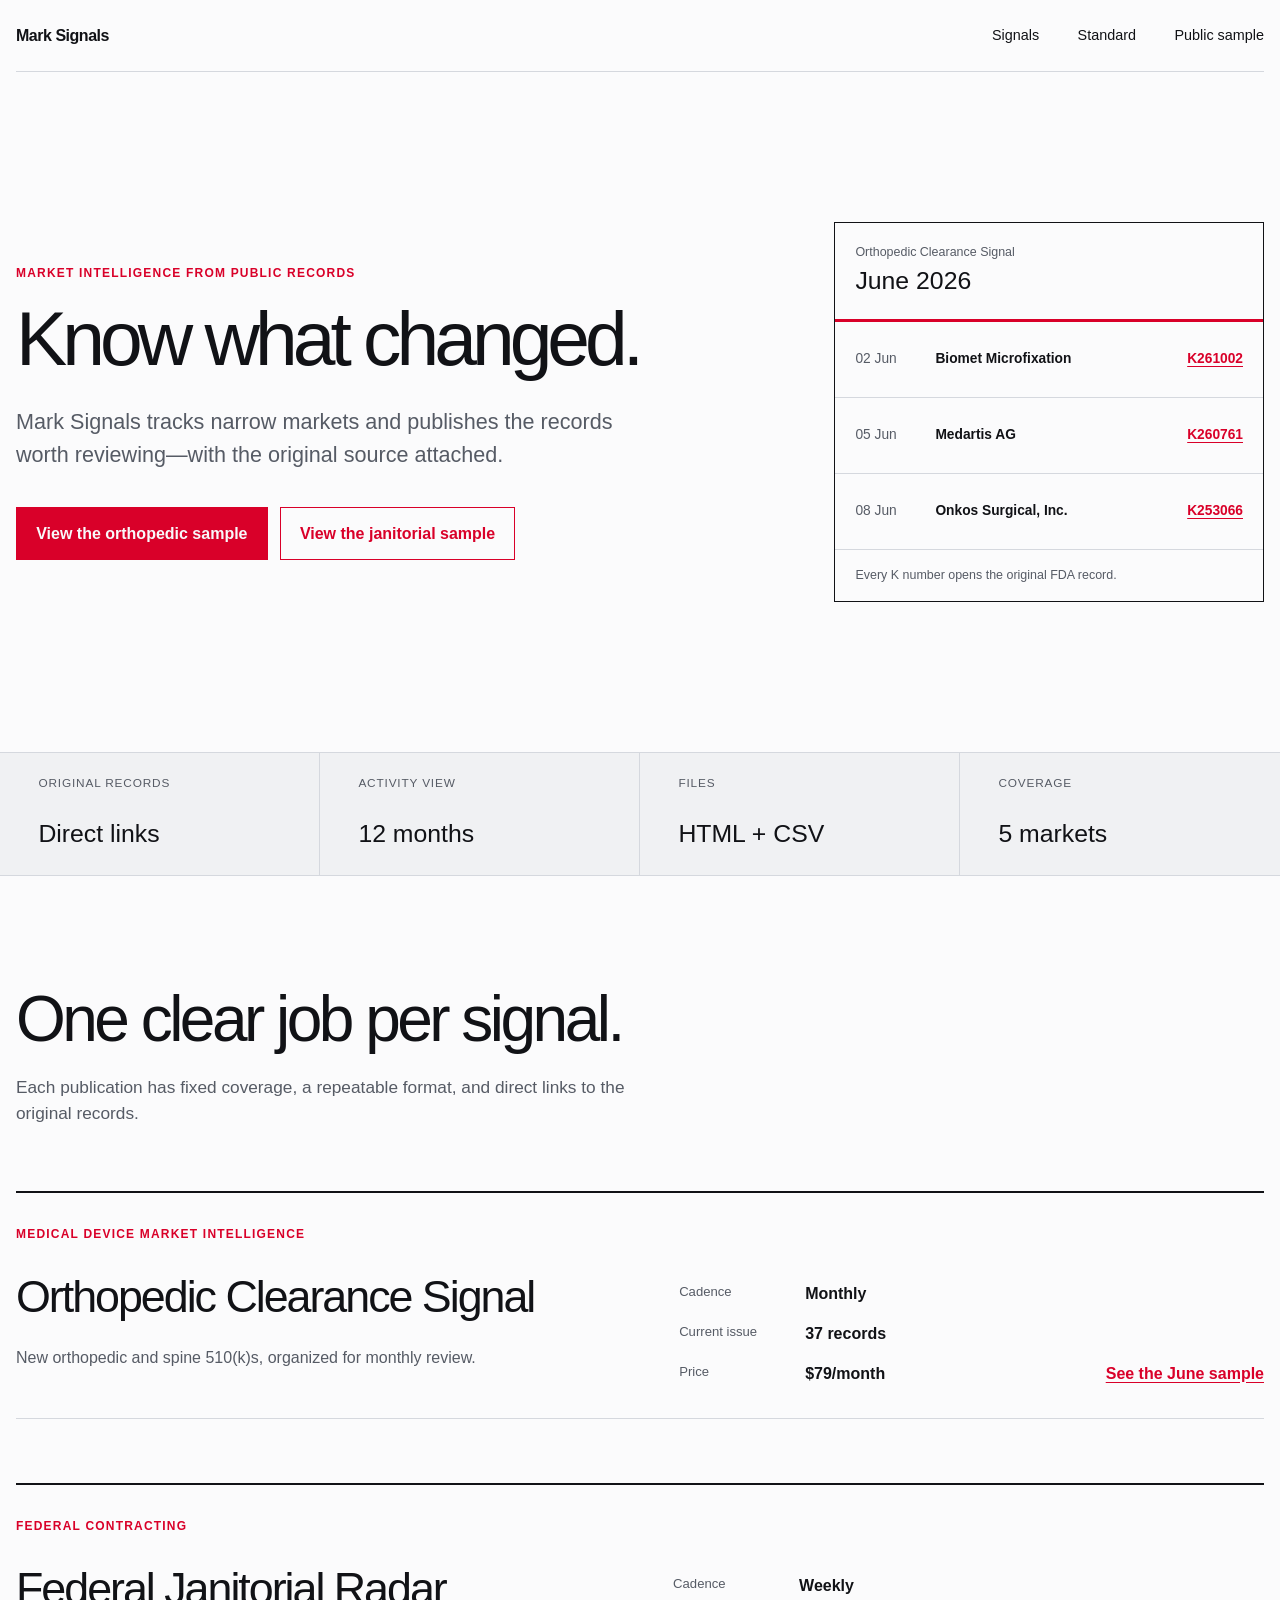
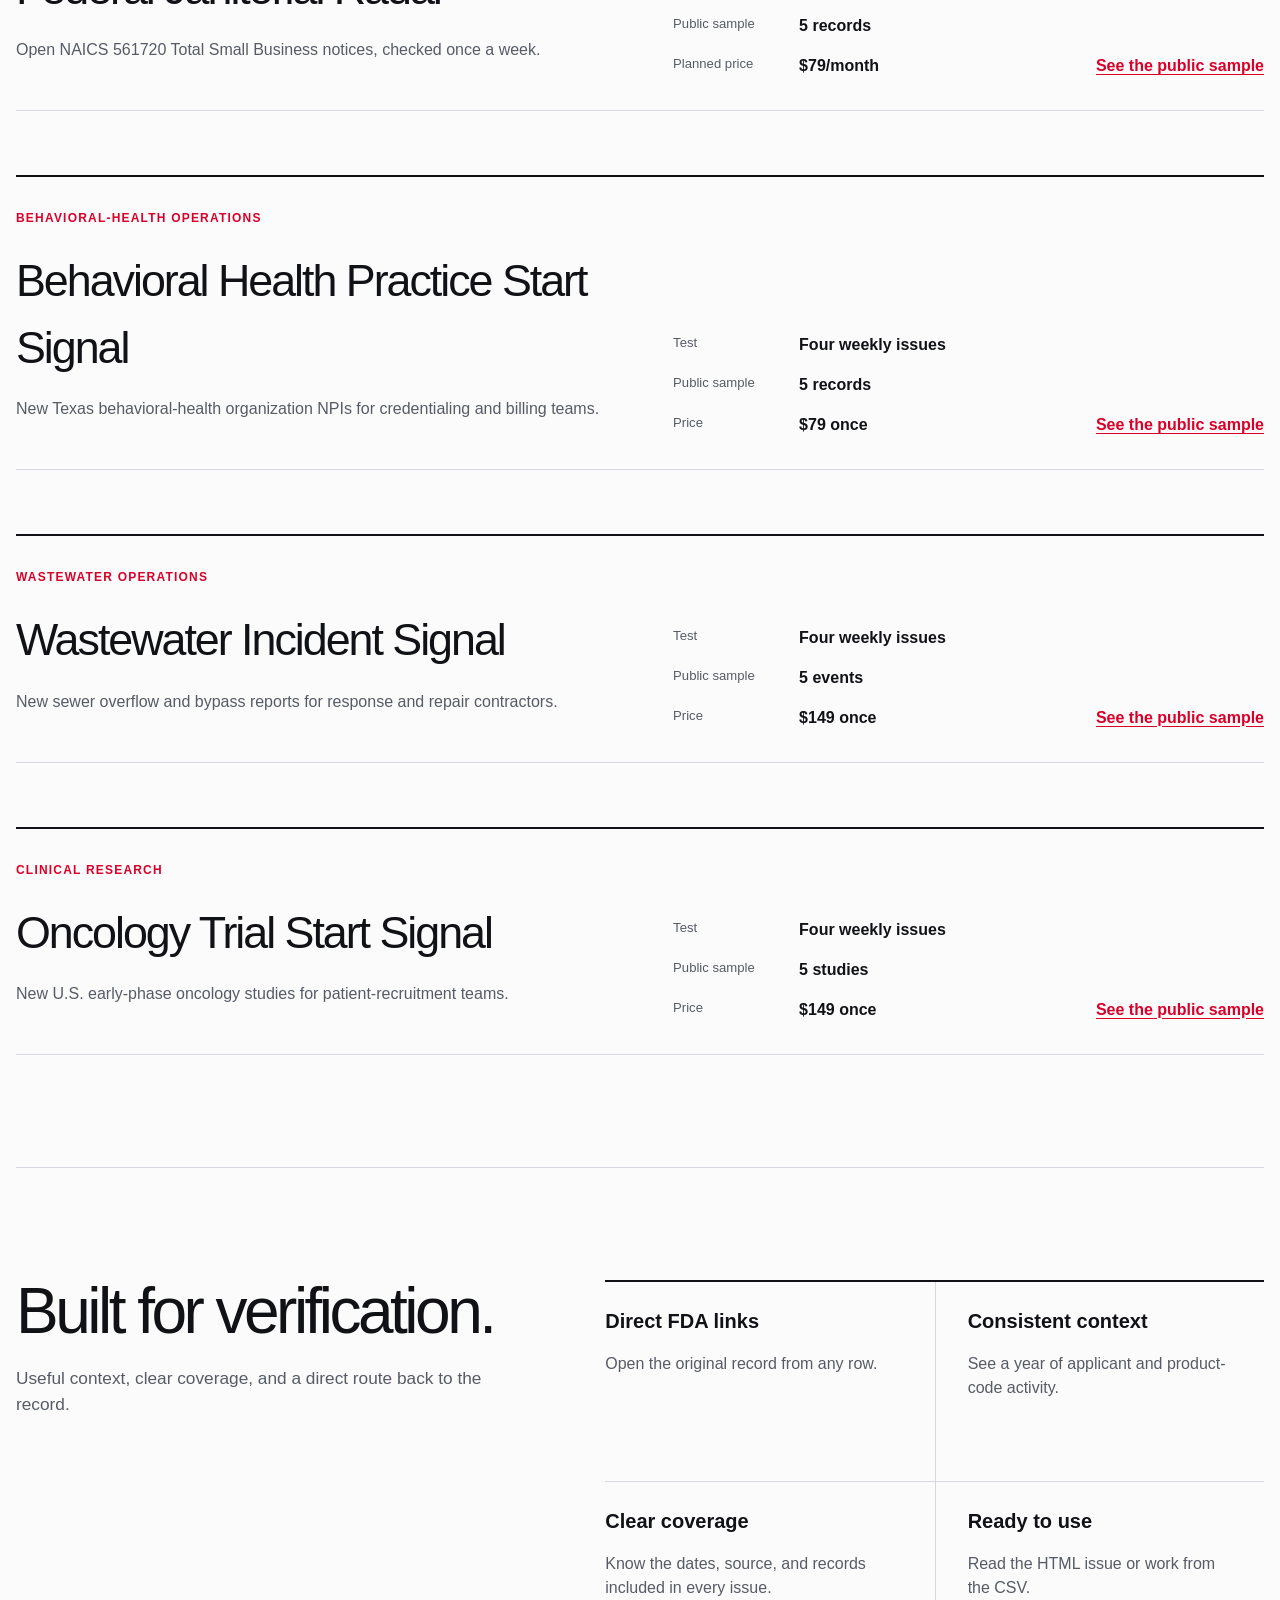
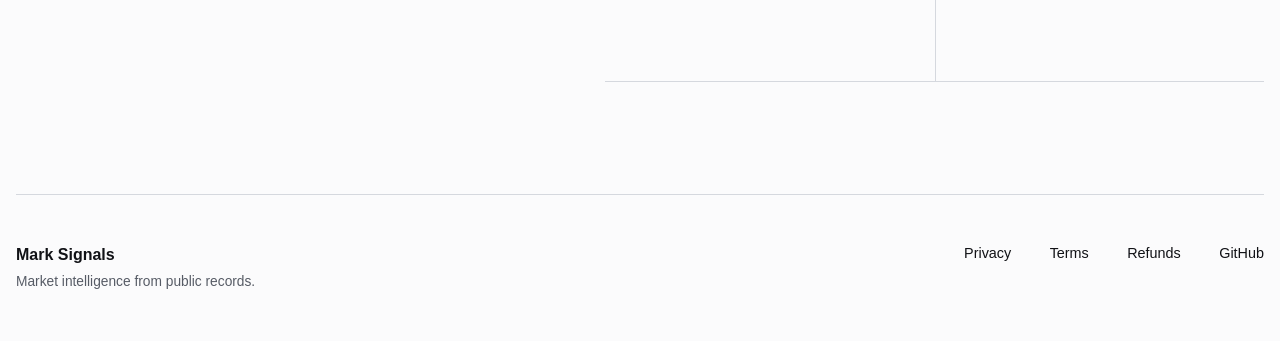
<file: index.html>
<!doctype html>
<html lang="en">
<head>
  <meta charset="utf-8">
  <meta name="viewport" content="width=device-width, initial-scale=1">
  <meta name="description" content="Monthly market-intelligence files built from public records, with direct links to the original source.">
  <meta property="og:title" content="Mark Signals">
  <meta property="og:description" content="Monthly market intelligence from public records. Clear coverage, useful context, original sources.">
  <meta property="og:type" content="website">
  <meta property="og:url" content="https://marksignals.github.io/">
  <meta property="og:image" content="https://marksignals.github.io/assets/orthopedic-clearance-signal.png">
  <meta property="og:image:width" content="1280">
  <meta property="og:image:height" content="720">
  <meta property="og:image:alt" content="Mark Signals Orthopedic Clearance Signal">
  <meta name="twitter:card" content="summary_large_image">
  <title>Mark Signals | Market intelligence from public records</title>
  <link rel="canonical" href="https://marksignals.github.io/">
  <link rel="icon" href="favicon.svg" type="image/svg+xml">
  <link rel="stylesheet" href="site.css">
</head>
<body>
  <a class="skip-link" href="#main">Skip to content</a>
  <header class="masthead shell">
    <a class="wordmark" href="./">Mark Signals</a>
    <nav aria-label="Primary">
      <a href="#signals">Signals</a>
      <a href="#standard">Standard</a>
      <a href="orthopedic-clearance-signal/">Public sample</a>
    </nav>
  </header>

  <main id="main">
    <section class="hero shell">
      <div class="hero-copy">
        <p class="eyebrow">Market intelligence from public records</p>
        <h1>Know what changed.</h1>
        <p class="lede">Mark Signals tracks narrow markets and publishes the records worth reviewing—with the original source attached.</p>
        <div class="actions">
          <a class="button primary" href="orthopedic-clearance-signal/">View the orthopedic sample</a>
          <a class="button secondary" href="federal-janitorial-radar/">View the janitorial sample</a>
        </div>
      </div>

      <figure class="signal-sheet" aria-label="Example orthopedic clearance records">
        <figcaption><span>Orthopedic Clearance Signal</span><strong>June 2026</strong></figcaption>
        <div class="signal-row">
          <span>02 Jun</span>
          <strong>Biomet Microfixation</strong>
          <a href="https://www.accessdata.fda.gov/scripts/cdrh/cfdocs/cfpmn/pmn.cfm?ID=K261002">K261002</a>
        </div>
        <div class="signal-row">
          <span>05 Jun</span>
          <strong>Medartis AG</strong>
          <a href="https://www.accessdata.fda.gov/scripts/cdrh/cfdocs/cfpmn/pmn.cfm?ID=K260761">K260761</a>
        </div>
        <div class="signal-row">
          <span>08 Jun</span>
          <strong>Onkos Surgical, Inc.</strong>
          <a href="https://www.accessdata.fda.gov/scripts/cdrh/cfdocs/cfpmn/pmn.cfm?ID=K253066">K253066</a>
        </div>
        <p>Every K number opens the original FDA record.</p>
      </figure>
    </section>

    <section class="proof-strip" aria-label="Publishing standard">
      <div><span>Original records</span><strong>Direct links</strong></div>
      <div><span>Activity view</span><strong>12 months</strong></div>
      <div><span>Files</span><strong>HTML + CSV</strong></div>
      <div><span>Coverage</span><strong>5 markets</strong></div>
    </section>

    <section class="section shell" id="signals">
      <div class="section-copy">
        <h2>One clear job per signal.</h2>
        <p>Each publication has fixed coverage, a repeatable format, and direct links to the original records.</p>
      </div>
      <article class="product-feature">
        <div>
          <p class="product-type">Medical device market intelligence</p>
          <h3>Orthopedic Clearance Signal</h3>
          <p>New orthopedic and spine 510(k)s, organized for monthly review.</p>
        </div>
        <dl>
          <div><dt>Cadence</dt><dd>Monthly</dd></div>
          <div><dt>Current issue</dt><dd>37 records</dd></div>
          <div><dt>Price</dt><dd>$79/month</dd></div>
        </dl>
        <a class="text-link" href="orthopedic-clearance-signal/">See the June sample</a>
      </article>
      <article class="product-feature">
        <div>
          <p class="product-type">Federal contracting</p>
          <h3>Federal Janitorial Radar</h3>
          <p>Open NAICS 561720 Total Small Business notices, checked once a week.</p>
        </div>
        <dl>
          <div><dt>Cadence</dt><dd>Weekly</dd></div>
          <div><dt>Public sample</dt><dd>5 records</dd></div>
          <div><dt>Planned price</dt><dd>$79/month</dd></div>
        </dl>
        <a class="text-link" href="federal-janitorial-radar/">See the public sample</a>
      </article>
      <article class="product-feature">
        <div><p class="product-type">Behavioral-health operations</p><h3>Behavioral Health Practice Start Signal</h3><p>New Texas behavioral-health organization NPIs for credentialing and billing teams.</p></div>
        <dl><div><dt>Test</dt><dd>Four weekly issues</dd></div><div><dt>Public sample</dt><dd>5 records</dd></div><div><dt>Price</dt><dd>$79 once</dd></div></dl>
        <a class="text-link" href="behavioral-health-practice-start-signal/">See the public sample</a>
      </article>
      <article class="product-feature">
        <div><p class="product-type">Wastewater operations</p><h3>Wastewater Incident Signal</h3><p>New sewer overflow and bypass reports for response and repair contractors.</p></div>
        <dl><div><dt>Test</dt><dd>Four weekly issues</dd></div><div><dt>Public sample</dt><dd>5 events</dd></div><div><dt>Price</dt><dd>$149 once</dd></div></dl>
        <a class="text-link" href="wastewater-incident-signal/">See the public sample</a>
      </article>
      <article class="product-feature">
        <div><p class="product-type">Clinical research</p><h3>Oncology Trial Start Signal</h3><p>New U.S. early-phase oncology studies for patient-recruitment teams.</p></div>
        <dl><div><dt>Test</dt><dd>Four weekly issues</dd></div><div><dt>Public sample</dt><dd>5 studies</dd></div><div><dt>Price</dt><dd>$149 once</dd></div></dl>
        <a class="text-link" href="oncology-trial-start-signal/">See the public sample</a>
      </article>
    </section>

    <section class="section standard shell" id="standard">
      <div class="section-copy">
        <h2>Built for verification.</h2>
        <p>Useful context, clear coverage, and a direct route back to the record.</p>
      </div>
      <div class="standard-grid">
        <article><h3>Direct FDA links</h3><p>Open the original record from any row.</p></article>
        <article><h3>Consistent context</h3><p>See a year of applicant and product-code activity.</p></article>
        <article><h3>Clear coverage</h3><p>Know the dates, source, and records included in every issue.</p></article>
        <article><h3>Ready to use</h3><p>Read the HTML issue or work from the CSV.</p></article>
      </div>
    </section>
  </main>

  <footer class="footer shell">
    <div><strong>Mark Signals</strong><p>Market intelligence from public records.</p></div>
    <nav aria-label="Footer">
      <a href="privacy.html">Privacy</a>
      <a href="terms.html">Terms</a>
      <a href="refund.html">Refunds</a>
      <a href="https://github.com/marksignals">GitHub</a>
    </nav>
  </footer>
</body>
</html>
</file>
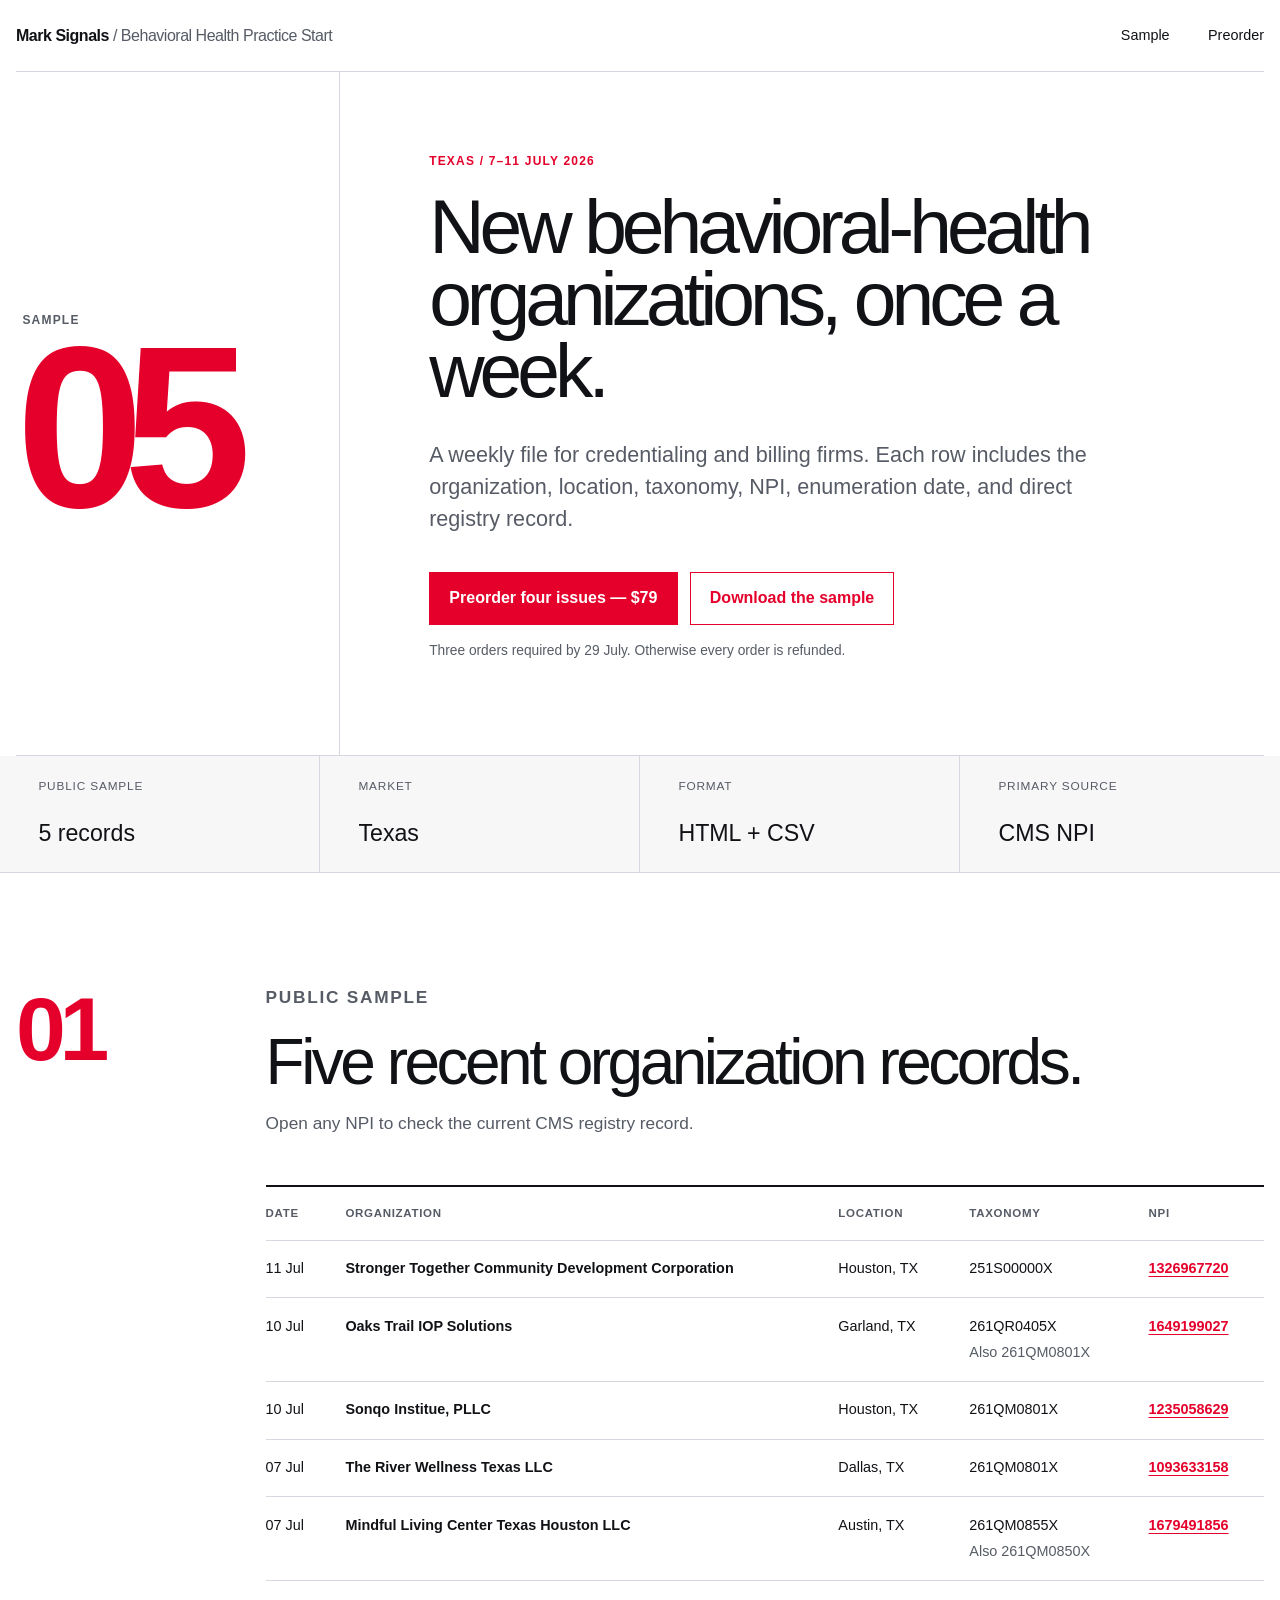
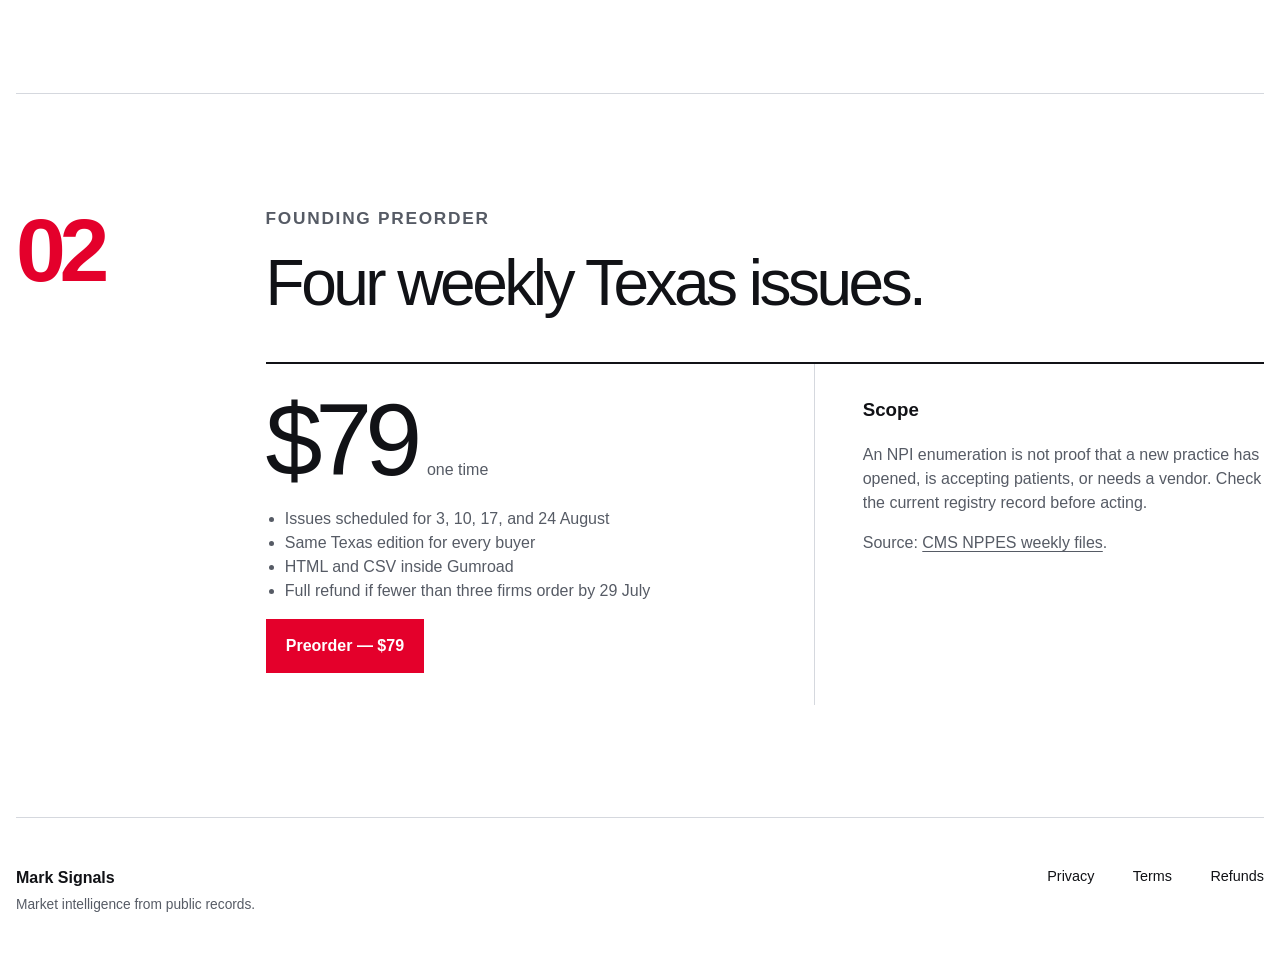
<file: behavioral-health-practice-start-signal/index.html>
<!doctype html>
<html lang="en">
<head>
  <meta charset="utf-8">
  <meta name="viewport" content="width=device-width, initial-scale=1">
  <meta name="description" content="Five recent Texas behavioral-health organization NPI records with taxonomy, location, and direct registry links.">
  <meta property="og:title" content="Behavioral Health Practice Start Signal - public sample">
  <meta property="og:description" content="New Texas behavioral-health organization NPIs for credentialing and billing teams.">
  <meta property="og:type" content="website">
  <meta property="og:url" content="https://marksignals.github.io/behavioral-health-practice-start-signal/">
  <title>Behavioral Health Practice Start Signal | Mark Signals</title>
  <link rel="canonical" href="https://marksignals.github.io/behavioral-health-practice-start-signal/">
  <link rel="icon" href="../favicon.svg" type="image/svg+xml">
  <link rel="stylesheet" href="../assets/sample.css">
</head>
<body>
  <a class="skip-link" href="#sample">Skip to the sample</a>
  <header class="masthead shell"><a class="wordmark" href="../">Mark Signals <span>/ Behavioral Health Practice Start</span></a><nav><a href="#sample">Sample</a><a href="#offer">Preorder</a></nav></header>
  <main>
    <section class="hero shell">
      <div class="issue-mark" aria-hidden="true"><span>Sample</span>05</div>
      <div class="hero-copy">
        <p class="eyebrow">Texas / 7–11 July 2026</p>
        <h1>New behavioral-health organizations, once a week.</h1>
        <p class="lede">A weekly file for credentialing and billing firms. Each row includes the organization, location, taxonomy, NPI, enumeration date, and direct registry record.</p>
        <div class="actions"><a class="button primary" href="https://marksignals.gumroad.com/l/behavioral-health-practice-start-signal?wanted=true&amp;referrer=https%3A%2F%2Fmarksignals.github.io%2Fbehavioral-health-practice-start-signal%2F">Preorder four issues — $79</a><a class="button" href="sample.csv" download>Download the sample</a></div>
        <p class="microcopy">Three orders required by 29 July. Otherwise every order is refunded.</p>
      </div>
    </section>
    <section class="proof-strip"><div><span>Public sample</span><strong>5 records</strong></div><div><span>Market</span><strong>Texas</strong></div><div><span>Format</span><strong>HTML + CSV</strong></div><div><span>Primary source</span><strong>CMS NPI</strong></div></section>
    <section class="section shell" id="sample">
      <div class="section-index">01</div>
      <div class="section-body"><p class="eyebrow">Public sample</p><h2>Five recent organization records.</h2><p>Open any NPI to check the current CMS registry record.</p>
        <div class="table-wrap" tabindex="0" role="region" aria-label="Behavioral-health NPI sample"><table><thead><tr><th>Date</th><th>Organization</th><th>Location</th><th>Taxonomy</th><th>NPI</th></tr></thead><tbody>
          <tr><td>11 Jul</td><td><strong>Stronger Together Community Development Corporation</strong></td><td>Houston, TX</td><td>251S00000X</td><td><a href="https://npiregistry.cms.hhs.gov/provider-view/1326967720">1326967720</a></td></tr>
          <tr><td>10 Jul</td><td><strong>Oaks Trail IOP Solutions</strong></td><td>Garland, TX</td><td>261QR0405X<span>Also 261QM0801X</span></td><td><a href="https://npiregistry.cms.hhs.gov/provider-view/1649199027">1649199027</a></td></tr>
          <tr><td>10 Jul</td><td><strong>Sonqo Institue, PLLC</strong></td><td>Houston, TX</td><td>261QM0801X</td><td><a href="https://npiregistry.cms.hhs.gov/provider-view/1235058629">1235058629</a></td></tr>
          <tr><td>07 Jul</td><td><strong>The River Wellness Texas LLC</strong></td><td>Dallas, TX</td><td>261QM0801X</td><td><a href="https://npiregistry.cms.hhs.gov/provider-view/1093633158">1093633158</a></td></tr>
          <tr><td>07 Jul</td><td><strong>Mindful Living Center Texas Houston LLC</strong></td><td>Austin, TX</td><td>261QM0855X<span>Also 261QM0850X</span></td><td><a href="https://npiregistry.cms.hhs.gov/provider-view/1679491856">1679491856</a></td></tr>
        </tbody></table></div>
      </div>
    </section>
    <section class="section shell" id="offer"><div class="section-index">02</div><div class="section-body"><p class="eyebrow">Founding preorder</p><h2>Four weekly Texas issues.</h2><div class="offer-grid"><div class="price-card"><p class="price"><strong>$79</strong><span>one time</span></p><ul><li>Issues scheduled for 3, 10, 17, and 24 August</li><li>Same Texas edition for every buyer</li><li>HTML and CSV inside Gumroad</li><li>Full refund if fewer than three firms order by 29 July</li></ul><a class="button primary" href="https://marksignals.gumroad.com/l/behavioral-health-practice-start-signal?wanted=true&amp;referrer=https%3A%2F%2Fmarksignals.github.io%2Fbehavioral-health-practice-start-signal%2F">Preorder — $79</a></div><aside class="scope"><h3>Scope</h3><p>An NPI enumeration is not proof that a new practice has opened, is accepting patients, or needs a vendor. Check the current registry record before acting.</p><p>Source: <a href="https://download.cms.gov/nppes/NPI_Files.html">CMS NPPES weekly files</a>.</p></aside></div></div></section>
  </main>
  <footer class="footer shell"><div><strong>Mark Signals</strong><p>Market intelligence from public records.</p></div><nav><a href="../privacy.html">Privacy</a><a href="../terms.html">Terms</a><a href="../refund.html">Refunds</a></nav></footer>
</body>
</html>
</file>
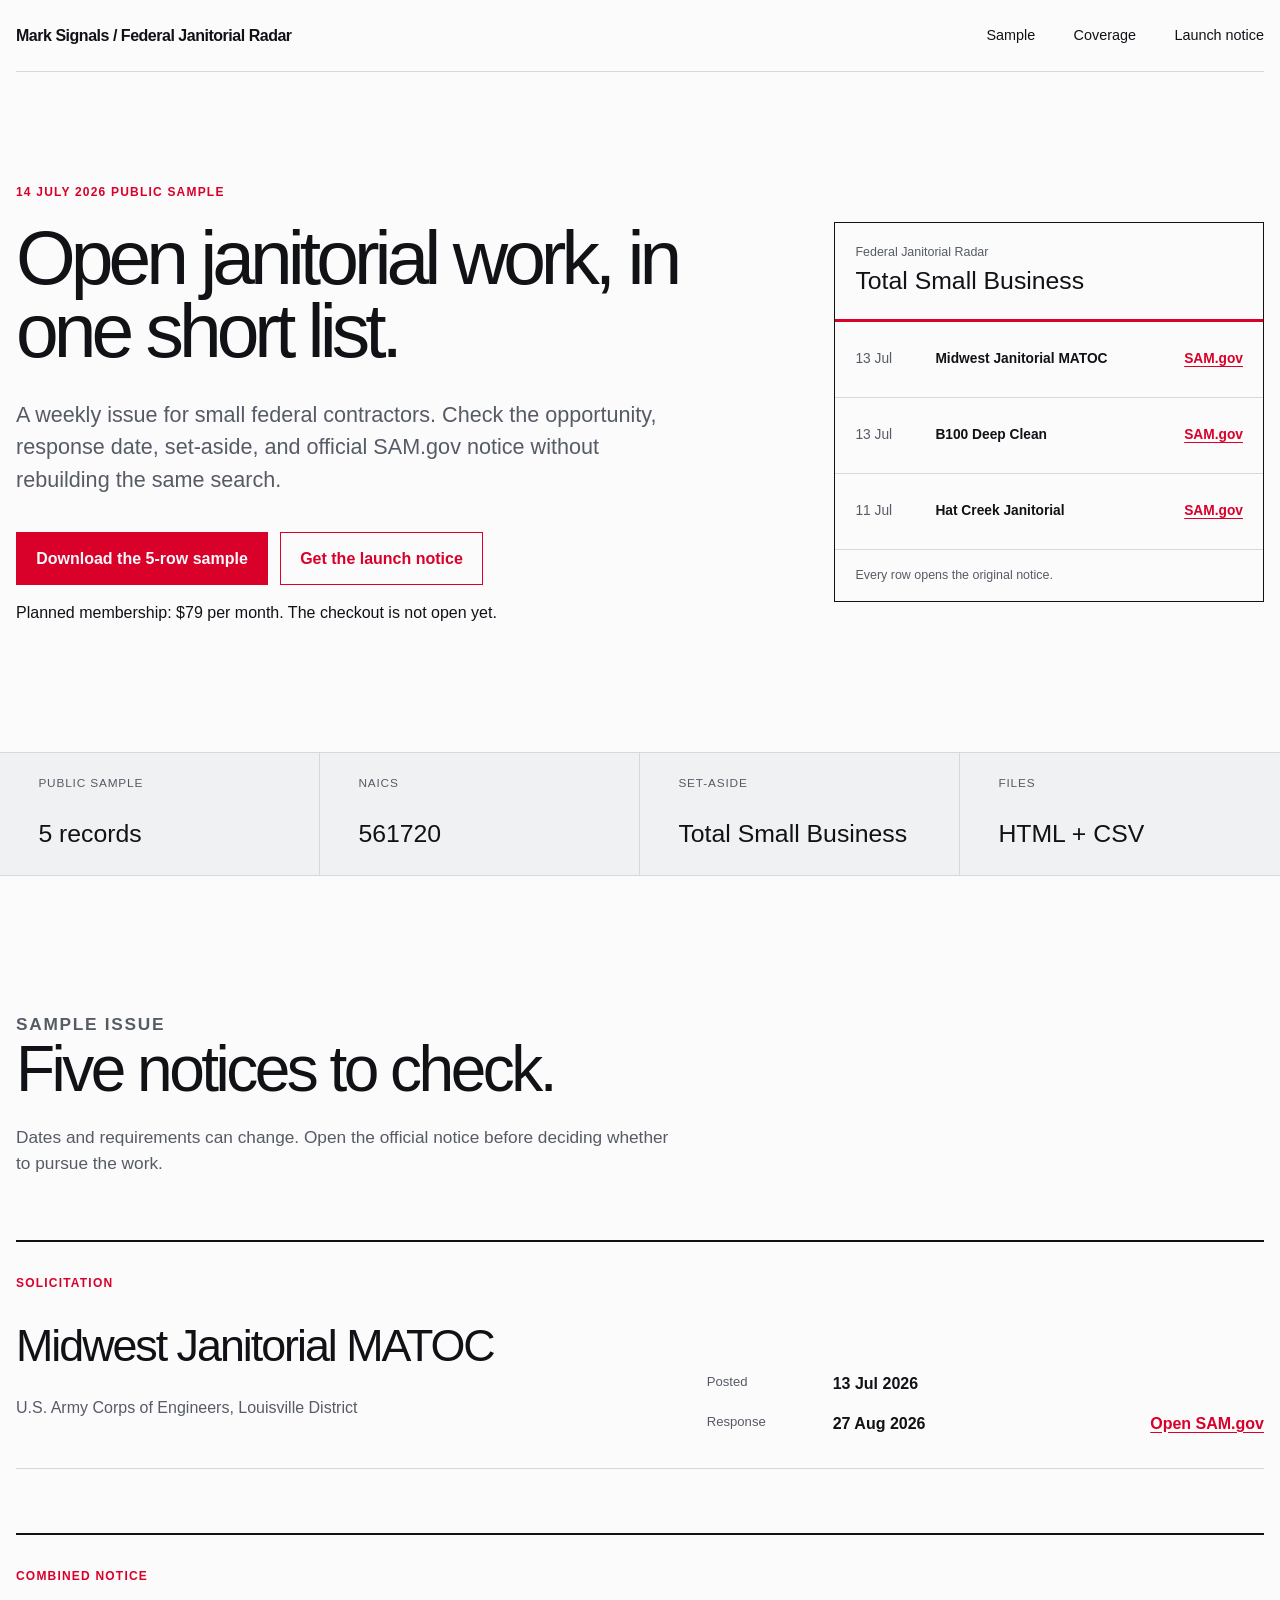
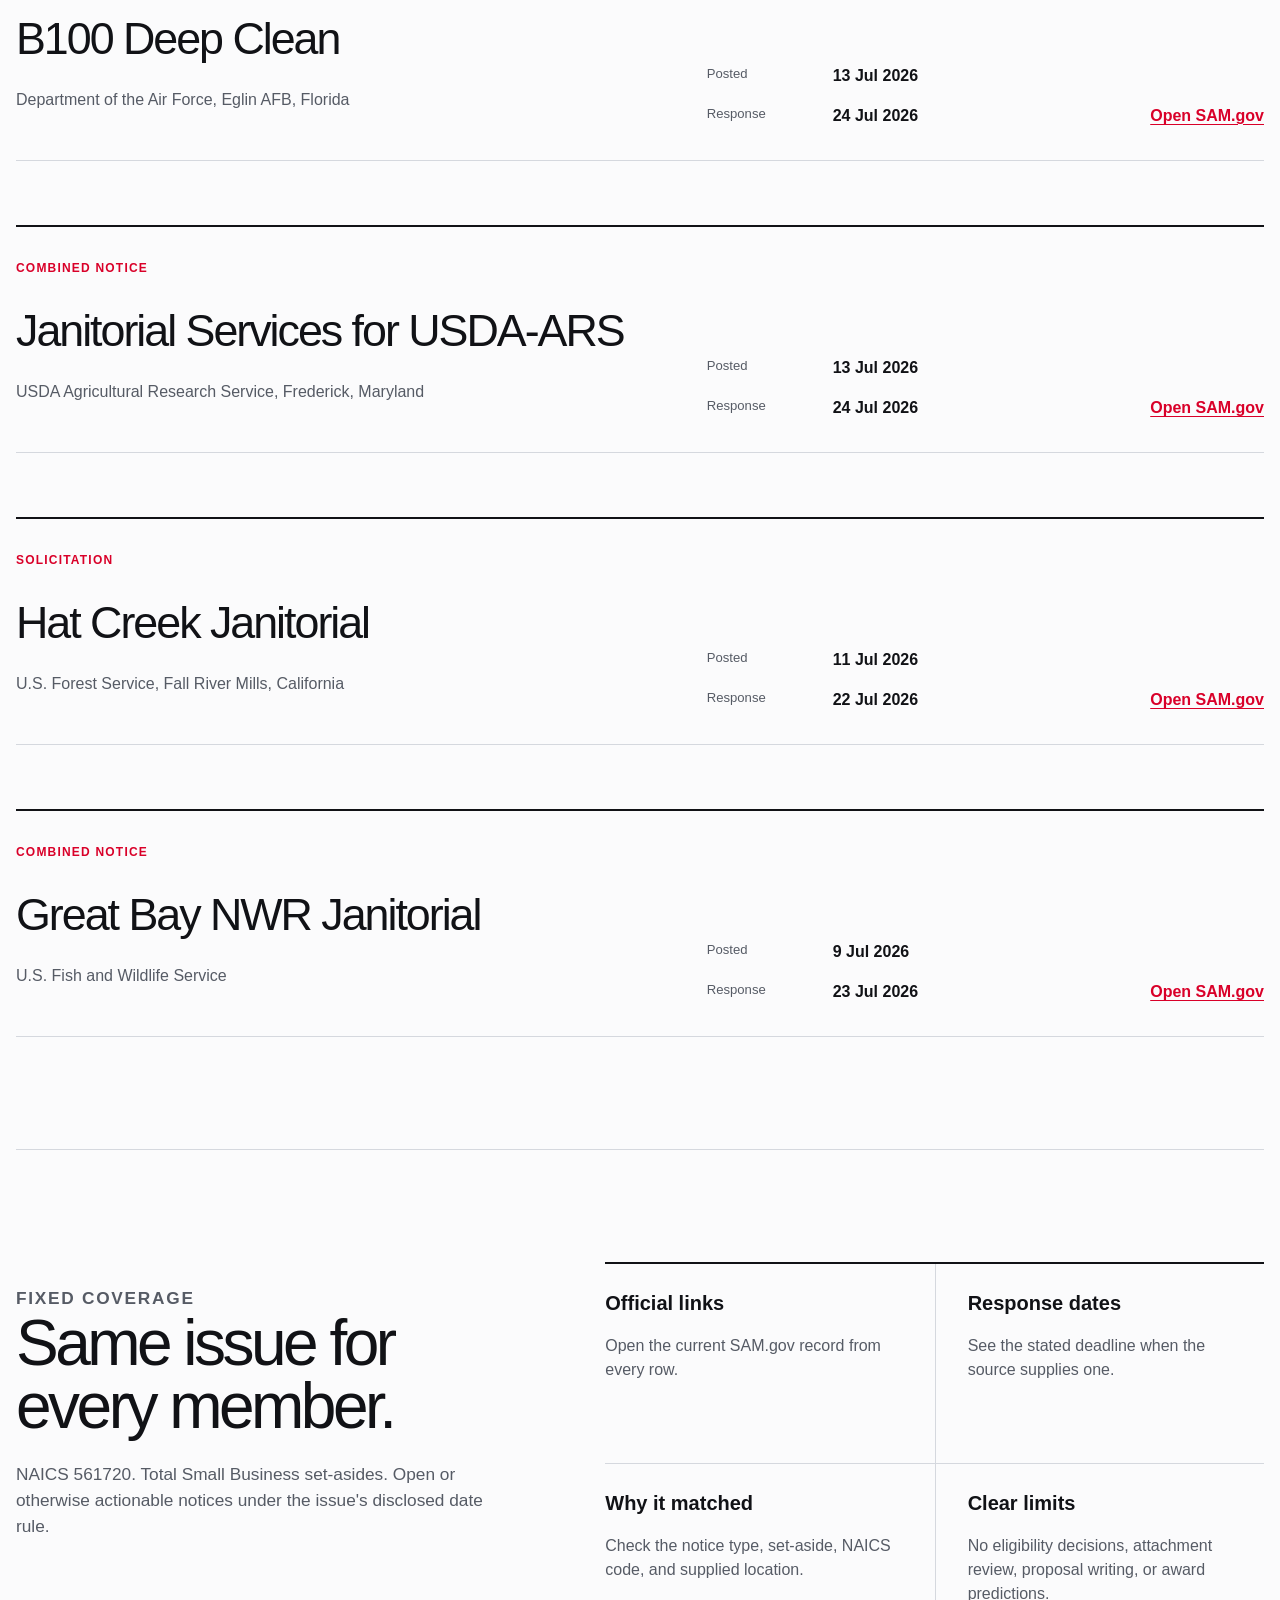
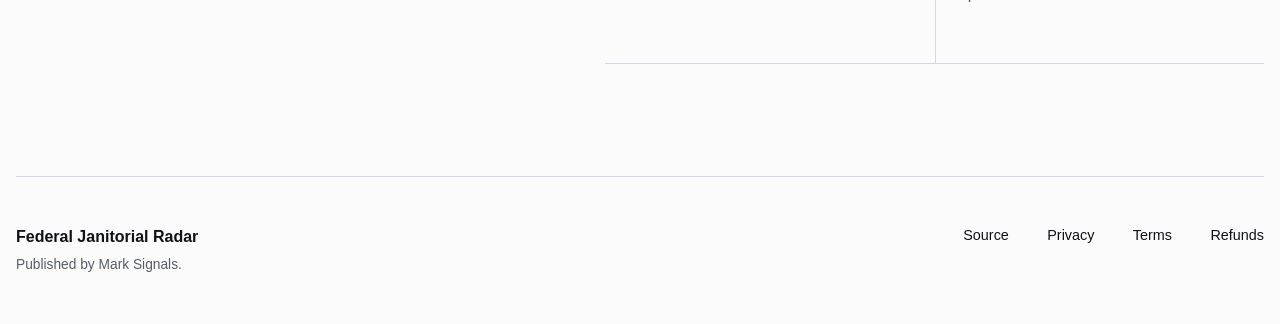
<file: federal-janitorial-radar/index.html>
<!doctype html>
<html lang="en">
<head>
  <meta charset="utf-8">
  <meta name="viewport" content="width=device-width, initial-scale=1">
  <meta name="description" content="A weekly sample of open SAM.gov janitorial opportunities under NAICS 561720 and the Total Small Business set-aside.">
  <meta name="robots" content="index,follow">
  <meta property="og:title" content="Federal Janitorial Radar public sample">
  <meta property="og:description" content="Open janitorial opportunities, response dates, and direct SAM.gov links in one short weekly issue.">
  <meta property="og:type" content="website">
  <meta property="og:site_name" content="Mark Signals">
  <meta property="og:url" content="https://marksignals.github.io/federal-janitorial-radar/">
  <title>Federal Janitorial Radar public sample | Mark Signals</title>
  <link rel="canonical" href="https://marksignals.github.io/federal-janitorial-radar/">
  <link rel="icon" href="../favicon.svg" type="image/svg+xml">
  <link rel="stylesheet" href="../site.css">
</head>
<body>
  <a class="skip-link" href="#sample">Skip to the sample</a>
  <header class="masthead shell">
    <a class="wordmark" href="../">Mark Signals / Federal Janitorial Radar</a>
    <nav aria-label="Primary">
      <a href="#sample">Sample</a>
      <a href="#coverage">Coverage</a>
      <a href="https://marksignals.gumroad.com/subscribe">Launch notice</a>
    </nav>
  </header>

  <main>
    <section class="hero shell">
      <div class="hero-copy">
        <p class="eyebrow">14 July 2026 public sample</p>
        <h1>Open janitorial work, in one short list.</h1>
        <p class="lede">A weekly issue for small federal contractors. Check the opportunity, response date, set-aside, and official SAM.gov notice without rebuilding the same search.</p>
        <div class="actions">
          <a class="button primary" href="records.csv" download>Download the 5-row sample</a>
          <a class="button secondary" href="https://marksignals.gumroad.com/subscribe">Get the launch notice</a>
        </div>
        <p>Planned membership: $79 per month. The checkout is not open yet.</p>
      </div>

      <figure class="signal-sheet" aria-label="Example janitorial opportunities">
        <figcaption><span>Federal Janitorial Radar</span><strong>Total Small Business</strong></figcaption>
        <div class="signal-row"><span>13 Jul</span><strong>Midwest Janitorial MATOC</strong><a href="https://sam.gov/workspace/contract/opp/0ed912b7f3064beba7ada17583a4d62b/view">SAM.gov</a></div>
        <div class="signal-row"><span>13 Jul</span><strong>B100 Deep Clean</strong><a href="https://sam.gov/workspace/contract/opp/b60d275a0909464c933dc02b8693ca6d/view">SAM.gov</a></div>
        <div class="signal-row"><span>11 Jul</span><strong>Hat Creek Janitorial</strong><a href="https://sam.gov/workspace/contract/opp/1c3a48edc8c8490d9e9d82c6ed6cdf96/view">SAM.gov</a></div>
        <p>Every row opens the original notice.</p>
      </figure>
    </section>

    <section class="proof-strip" aria-label="Sample facts">
      <div><span>Public sample</span><strong>5 records</strong></div>
      <div><span>NAICS</span><strong>561720</strong></div>
      <div><span>Set-aside</span><strong>Total Small Business</strong></div>
      <div><span>Files</span><strong>HTML + CSV</strong></div>
    </section>

    <section class="section shell" id="sample">
      <div class="section-copy">
        <p class="eyebrow">Sample issue</p>
        <h2>Five notices to check.</h2>
        <p>Dates and requirements can change. Open the official notice before deciding whether to pursue the work.</p>
      </div>

      <article class="product-feature"><div><p class="product-type">Solicitation</p><h3>Midwest Janitorial MATOC</h3><p>U.S. Army Corps of Engineers, Louisville District</p></div><dl><div><dt>Posted</dt><dd>13 Jul 2026</dd></div><div><dt>Response</dt><dd>27 Aug 2026</dd></div></dl><a class="text-link" href="https://sam.gov/workspace/contract/opp/0ed912b7f3064beba7ada17583a4d62b/view">Open SAM.gov</a></article>
      <article class="product-feature"><div><p class="product-type">Combined notice</p><h3>B100 Deep Clean</h3><p>Department of the Air Force, Eglin AFB, Florida</p></div><dl><div><dt>Posted</dt><dd>13 Jul 2026</dd></div><div><dt>Response</dt><dd>24 Jul 2026</dd></div></dl><a class="text-link" href="https://sam.gov/workspace/contract/opp/b60d275a0909464c933dc02b8693ca6d/view">Open SAM.gov</a></article>
      <article class="product-feature"><div><p class="product-type">Combined notice</p><h3>Janitorial Services for USDA-ARS</h3><p>USDA Agricultural Research Service, Frederick, Maryland</p></div><dl><div><dt>Posted</dt><dd>13 Jul 2026</dd></div><div><dt>Response</dt><dd>24 Jul 2026</dd></div></dl><a class="text-link" href="https://sam.gov/workspace/contract/opp/cb863e4e9d7f47d8a1632bfd125860ac/view">Open SAM.gov</a></article>
      <article class="product-feature"><div><p class="product-type">Solicitation</p><h3>Hat Creek Janitorial</h3><p>U.S. Forest Service, Fall River Mills, California</p></div><dl><div><dt>Posted</dt><dd>11 Jul 2026</dd></div><div><dt>Response</dt><dd>22 Jul 2026</dd></div></dl><a class="text-link" href="https://sam.gov/workspace/contract/opp/1c3a48edc8c8490d9e9d82c6ed6cdf96/view">Open SAM.gov</a></article>
      <article class="product-feature"><div><p class="product-type">Combined notice</p><h3>Great Bay NWR Janitorial</h3><p>U.S. Fish and Wildlife Service</p></div><dl><div><dt>Posted</dt><dd>9 Jul 2026</dd></div><div><dt>Response</dt><dd>23 Jul 2026</dd></div></dl><a class="text-link" href="https://sam.gov/workspace/contract/opp/3ac3c1ea0413493a962ff0d6ca08638b/view">Open SAM.gov</a></article>
    </section>

    <section class="section standard shell" id="coverage">
      <div class="section-copy">
        <p class="eyebrow">Fixed coverage</p>
        <h2>Same issue for every member.</h2>
        <p>NAICS 561720. Total Small Business set-asides. Open or otherwise actionable notices under the issue's disclosed date rule.</p>
      </div>
      <div class="standard-grid">
        <article><h3>Official links</h3><p>Open the current SAM.gov record from every row.</p></article>
        <article><h3>Response dates</h3><p>See the stated deadline when the source supplies one.</p></article>
        <article><h3>Why it matched</h3><p>Check the notice type, set-aside, NAICS code, and supplied location.</p></article>
        <article><h3>Clear limits</h3><p>No eligibility decisions, attachment review, proposal writing, or award predictions.</p></article>
      </div>
    </section>
  </main>

  <footer class="footer shell">
    <div><strong>Federal Janitorial Radar</strong><p>Published by Mark Signals.</p></div>
    <nav aria-label="Footer"><a href="https://sam.gov/content/opportunities">Source</a><a href="../privacy.html">Privacy</a><a href="../terms.html">Terms</a><a href="../refund.html">Refunds</a></nav>
  </footer>
</body>
</html>
</file>
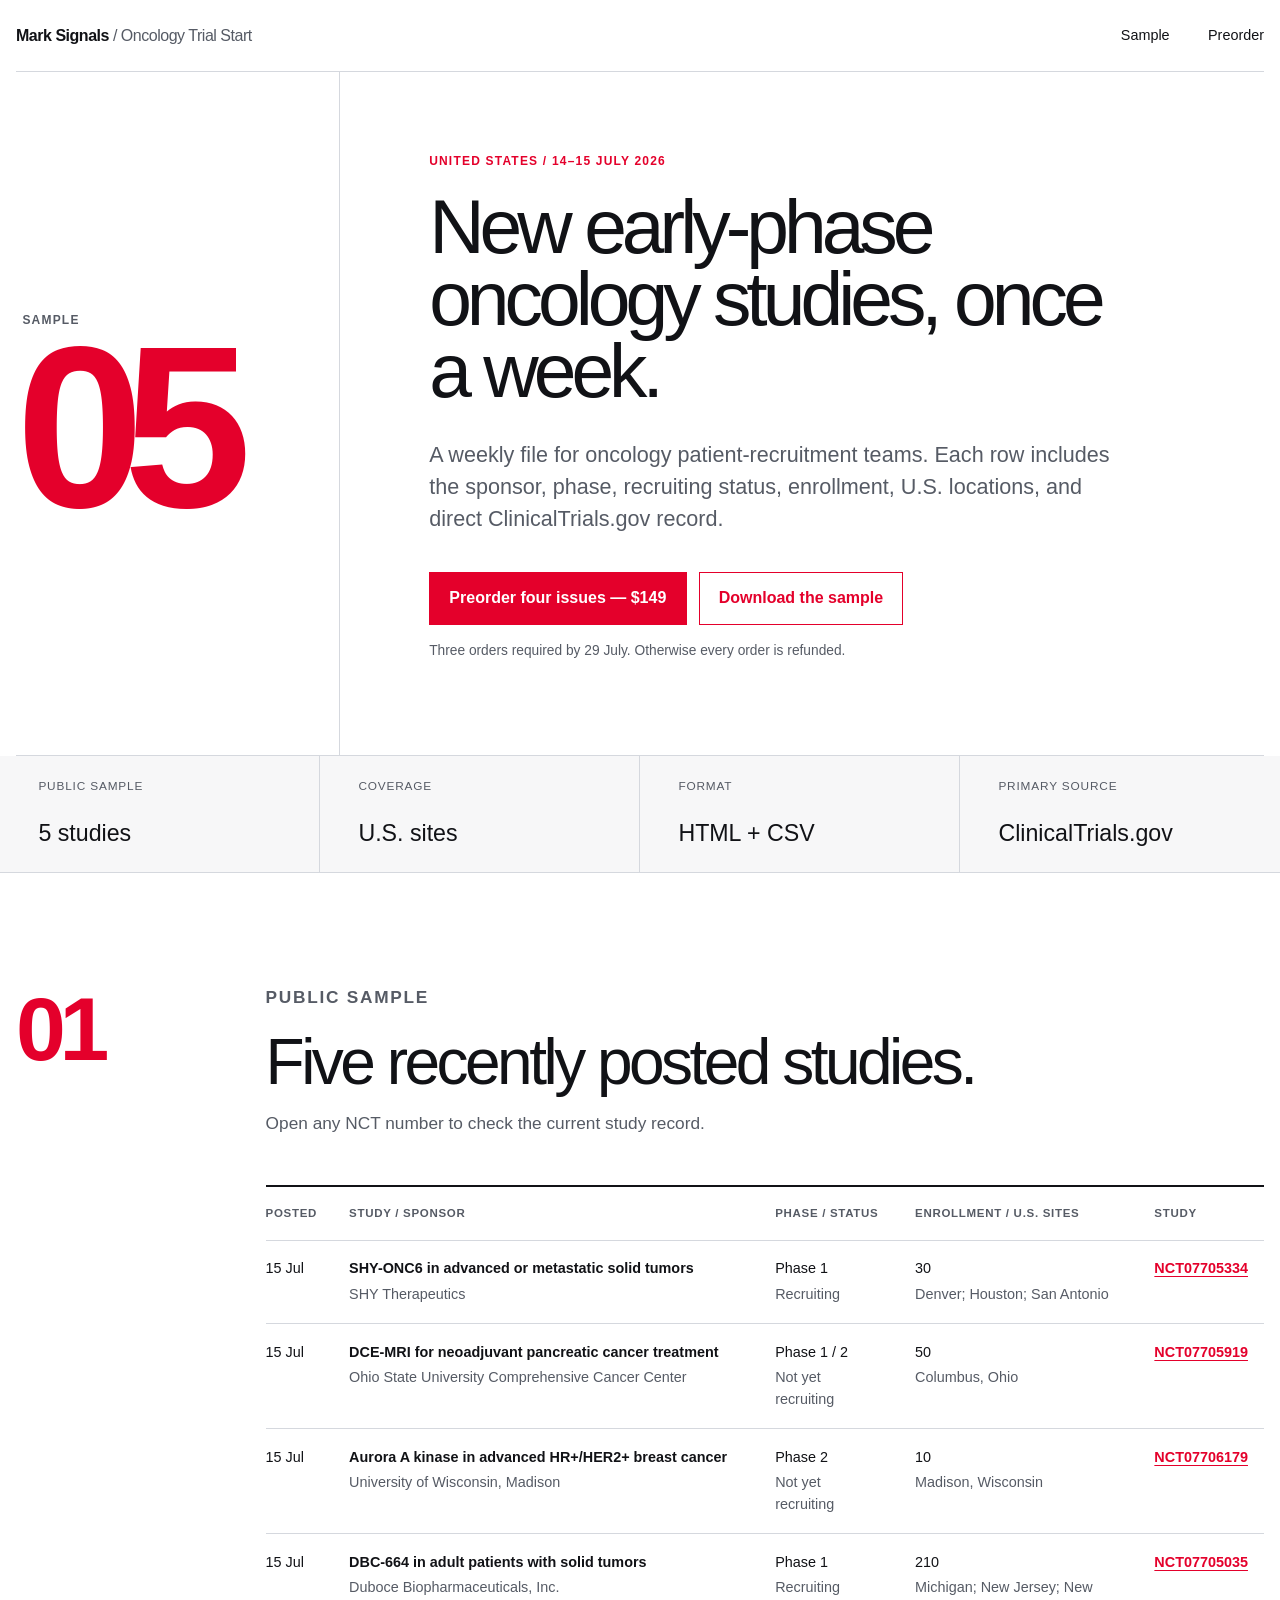
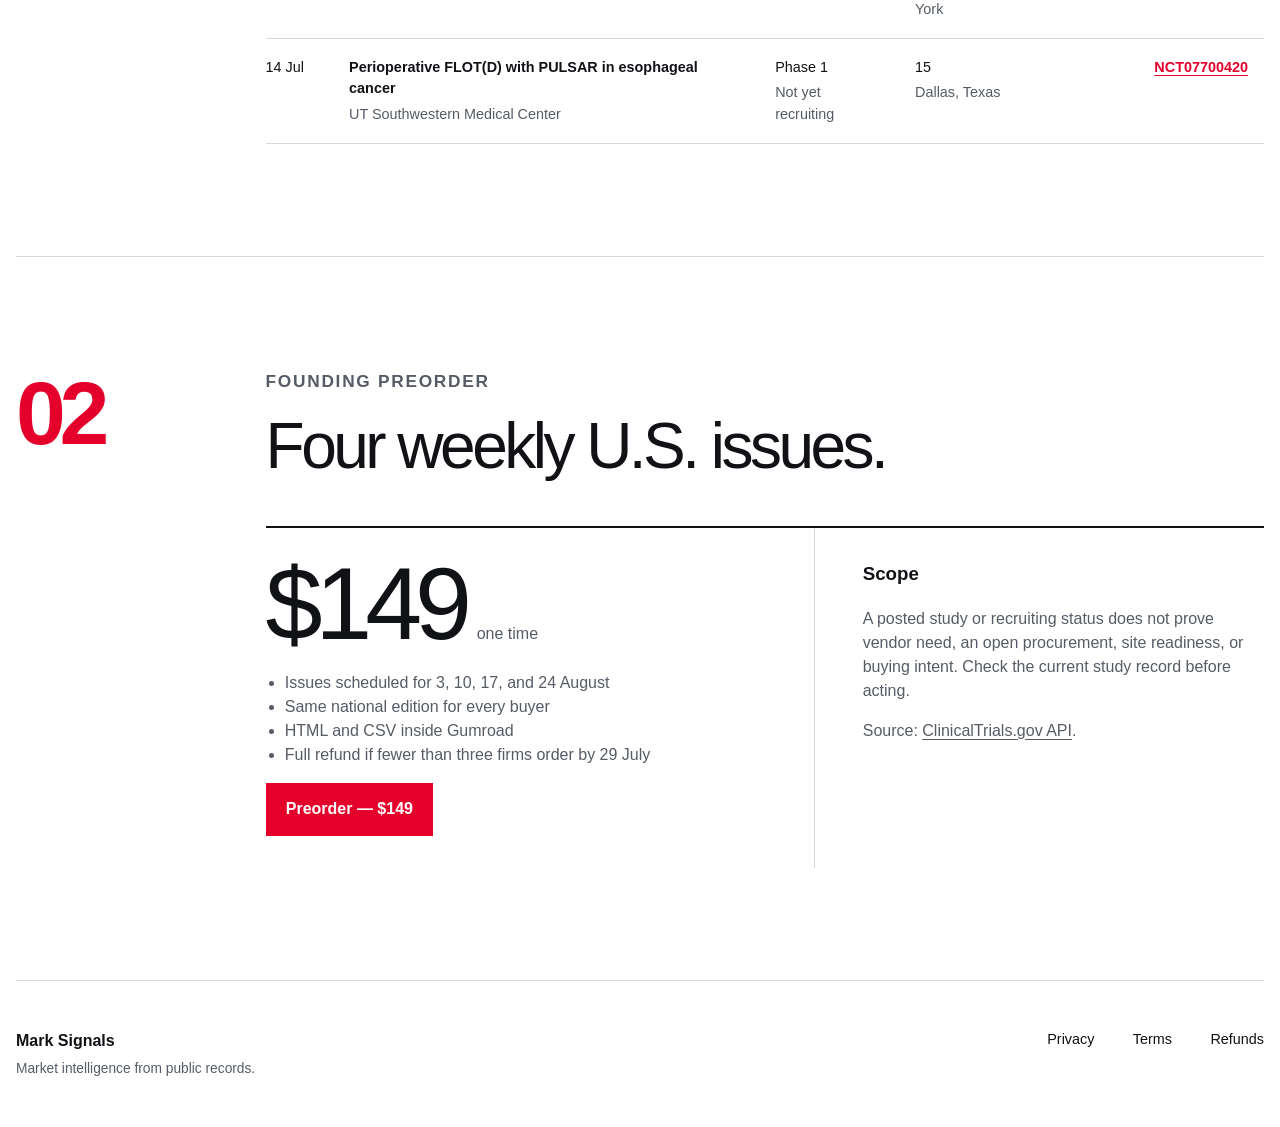
<file: oncology-trial-start-signal/index.html>
<!doctype html>
<html lang="en">
<head>
  <meta charset="utf-8"><meta name="viewport" content="width=device-width, initial-scale=1">
  <meta name="description" content="Five recently posted U.S. early-phase oncology studies with recruiting status, sponsor, enrollment, locations, and direct ClinicalTrials.gov links.">
  <meta property="og:title" content="Oncology Trial Start Signal - public sample"><meta property="og:description" content="New U.S. early-phase oncology studies for patient-recruitment teams."><meta property="og:type" content="website"><meta property="og:url" content="https://marksignals.github.io/oncology-trial-start-signal/">
  <title>Oncology Trial Start Signal | Mark Signals</title><link rel="canonical" href="https://marksignals.github.io/oncology-trial-start-signal/"><link rel="icon" href="../favicon.svg" type="image/svg+xml"><link rel="stylesheet" href="../assets/sample.css">
</head>
<body>
  <a class="skip-link" href="#sample">Skip to the sample</a>
  <header class="masthead shell"><a class="wordmark" href="../">Mark Signals <span>/ Oncology Trial Start</span></a><nav><a href="#sample">Sample</a><a href="#offer">Preorder</a></nav></header>
  <main>
    <section class="hero shell"><div class="issue-mark" aria-hidden="true"><span>Sample</span>05</div><div class="hero-copy"><p class="eyebrow">United States / 14–15 July 2026</p><h1>New early-phase oncology studies, once a week.</h1><p class="lede">A weekly file for oncology patient-recruitment teams. Each row includes the sponsor, phase, recruiting status, enrollment, U.S. locations, and direct ClinicalTrials.gov record.</p><div class="actions"><a class="button primary" href="https://marksignals.gumroad.com/l/oncology-trial-start-signal?wanted=true&amp;referrer=https%3A%2F%2Fmarksignals.github.io%2Foncology-trial-start-signal%2F">Preorder four issues — $149</a><a class="button" href="sample.csv" download>Download the sample</a></div><p class="microcopy">Three orders required by 29 July. Otherwise every order is refunded.</p></div></section>
    <section class="proof-strip"><div><span>Public sample</span><strong>5 studies</strong></div><div><span>Coverage</span><strong>U.S. sites</strong></div><div><span>Format</span><strong>HTML + CSV</strong></div><div><span>Primary source</span><strong>ClinicalTrials.gov</strong></div></section>
    <section class="section shell" id="sample"><div class="section-index">01</div><div class="section-body"><p class="eyebrow">Public sample</p><h2>Five recently posted studies.</h2><p>Open any NCT number to check the current study record.</p><div class="table-wrap" tabindex="0" role="region" aria-label="Oncology trial sample"><table><thead><tr><th>Posted</th><th>Study / sponsor</th><th>Phase / status</th><th>Enrollment / U.S. sites</th><th>Study</th></tr></thead><tbody>
      <tr><td>15 Jul</td><td><strong>SHY-ONC6 in advanced or metastatic solid tumors</strong><span>SHY Therapeutics</span></td><td>Phase 1<span>Recruiting</span></td><td>30<span>Denver; Houston; San Antonio</span></td><td><a href="https://clinicaltrials.gov/study/NCT07705334">NCT07705334</a></td></tr>
      <tr><td>15 Jul</td><td><strong>DCE-MRI for neoadjuvant pancreatic cancer treatment</strong><span>Ohio State University Comprehensive Cancer Center</span></td><td>Phase 1 / 2<span>Not yet recruiting</span></td><td>50<span>Columbus, Ohio</span></td><td><a href="https://clinicaltrials.gov/study/NCT07705919">NCT07705919</a></td></tr>
      <tr><td>15 Jul</td><td><strong>Aurora A kinase in advanced HR+/HER2+ breast cancer</strong><span>University of Wisconsin, Madison</span></td><td>Phase 2<span>Not yet recruiting</span></td><td>10<span>Madison, Wisconsin</span></td><td><a href="https://clinicaltrials.gov/study/NCT07706179">NCT07706179</a></td></tr>
      <tr><td>15 Jul</td><td><strong>DBC-664 in adult patients with solid tumors</strong><span>Duboce Biopharmaceuticals, Inc.</span></td><td>Phase 1<span>Recruiting</span></td><td>210<span>Michigan; New Jersey; New York</span></td><td><a href="https://clinicaltrials.gov/study/NCT07705035">NCT07705035</a></td></tr>
      <tr><td>14 Jul</td><td><strong>Perioperative FLOT(D) with PULSAR in esophageal cancer</strong><span>UT Southwestern Medical Center</span></td><td>Phase 1<span>Not yet recruiting</span></td><td>15<span>Dallas, Texas</span></td><td><a href="https://clinicaltrials.gov/study/NCT07700420">NCT07700420</a></td></tr>
    </tbody></table></div></div></section>
    <section class="section shell" id="offer"><div class="section-index">02</div><div class="section-body"><p class="eyebrow">Founding preorder</p><h2>Four weekly U.S. issues.</h2><div class="offer-grid"><div class="price-card"><p class="price"><strong>$149</strong><span>one time</span></p><ul><li>Issues scheduled for 3, 10, 17, and 24 August</li><li>Same national edition for every buyer</li><li>HTML and CSV inside Gumroad</li><li>Full refund if fewer than three firms order by 29 July</li></ul><a class="button primary" href="https://marksignals.gumroad.com/l/oncology-trial-start-signal?wanted=true&amp;referrer=https%3A%2F%2Fmarksignals.github.io%2Foncology-trial-start-signal%2F">Preorder — $149</a></div><aside class="scope"><h3>Scope</h3><p>A posted study or recruiting status does not prove vendor need, an open procurement, site readiness, or buying intent. Check the current study record before acting.</p><p>Source: <a href="https://clinicaltrials.gov/data-about-studies/learn-about-api">ClinicalTrials.gov API</a>.</p></aside></div></div></section>
  </main>
  <footer class="footer shell"><div><strong>Mark Signals</strong><p>Market intelligence from public records.</p></div><nav><a href="../privacy.html">Privacy</a><a href="../terms.html">Terms</a><a href="../refund.html">Refunds</a></nav></footer>
</body>
</html>
</file>
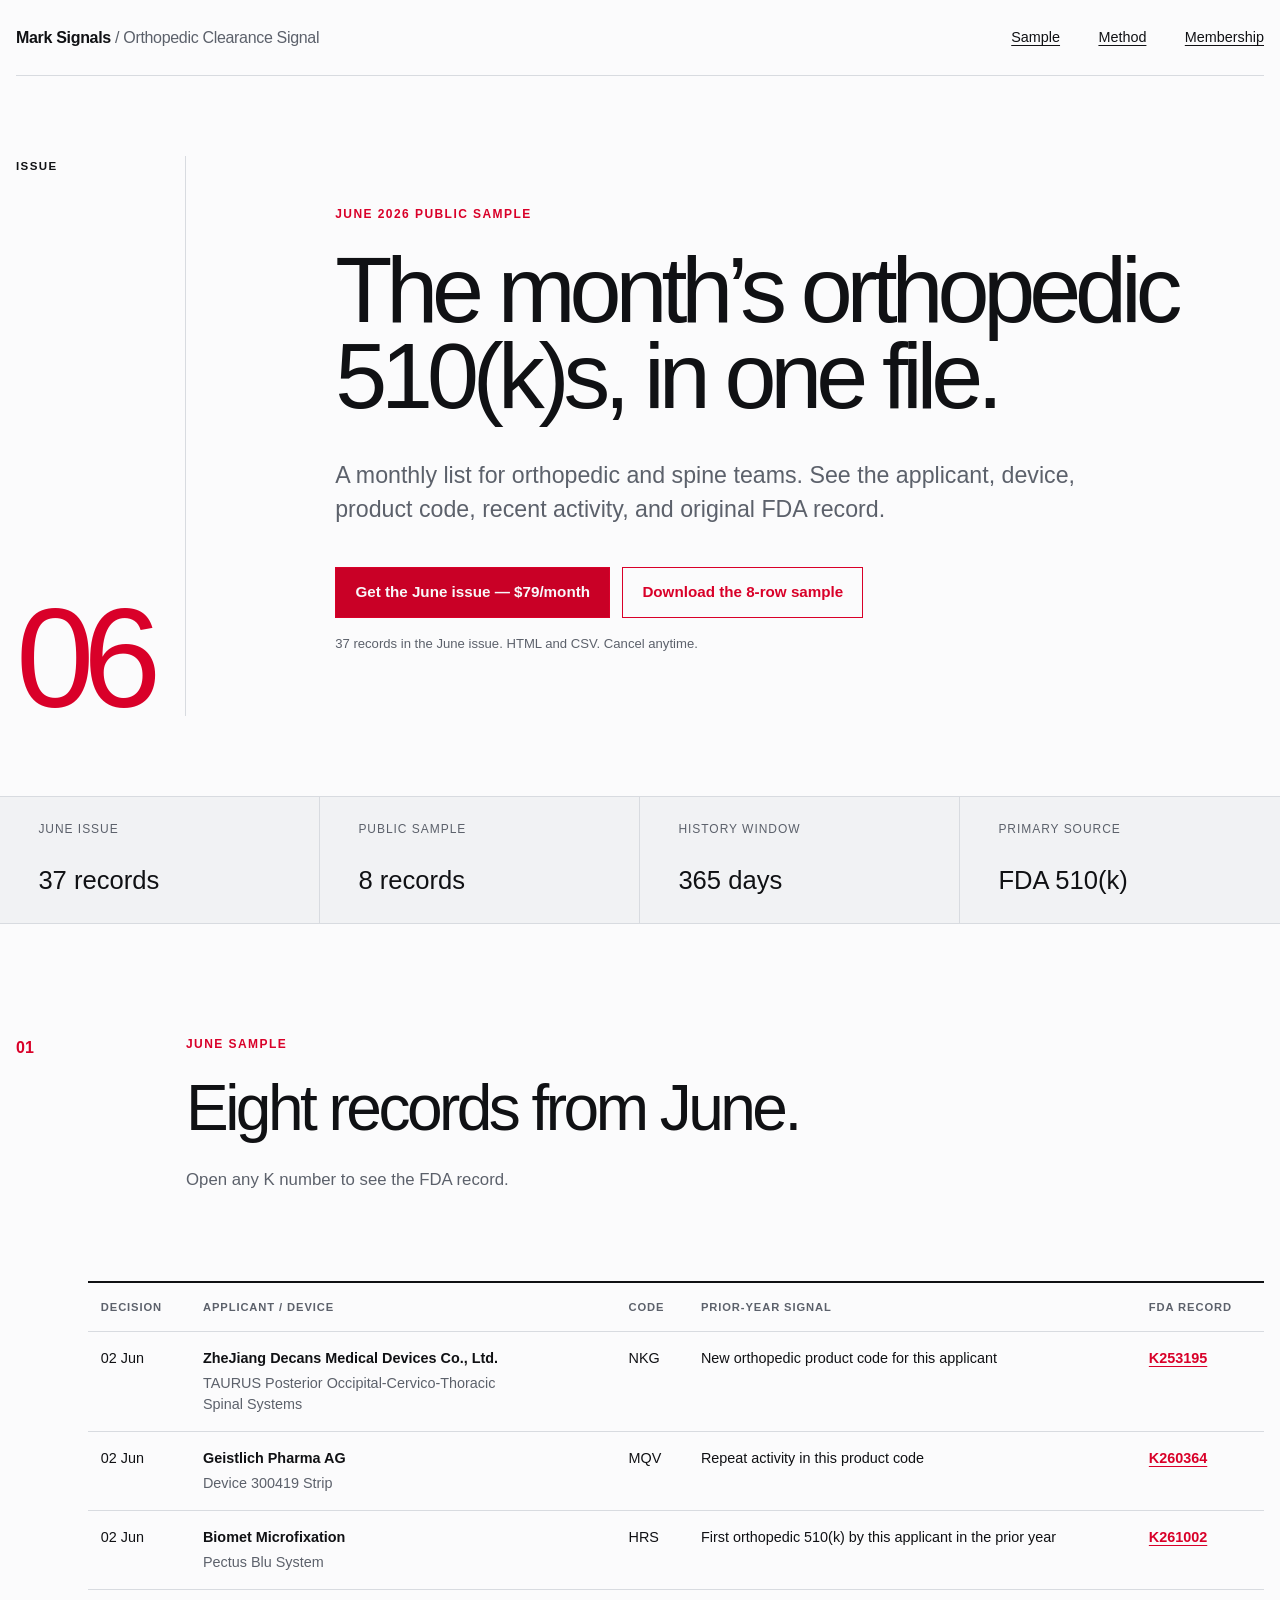
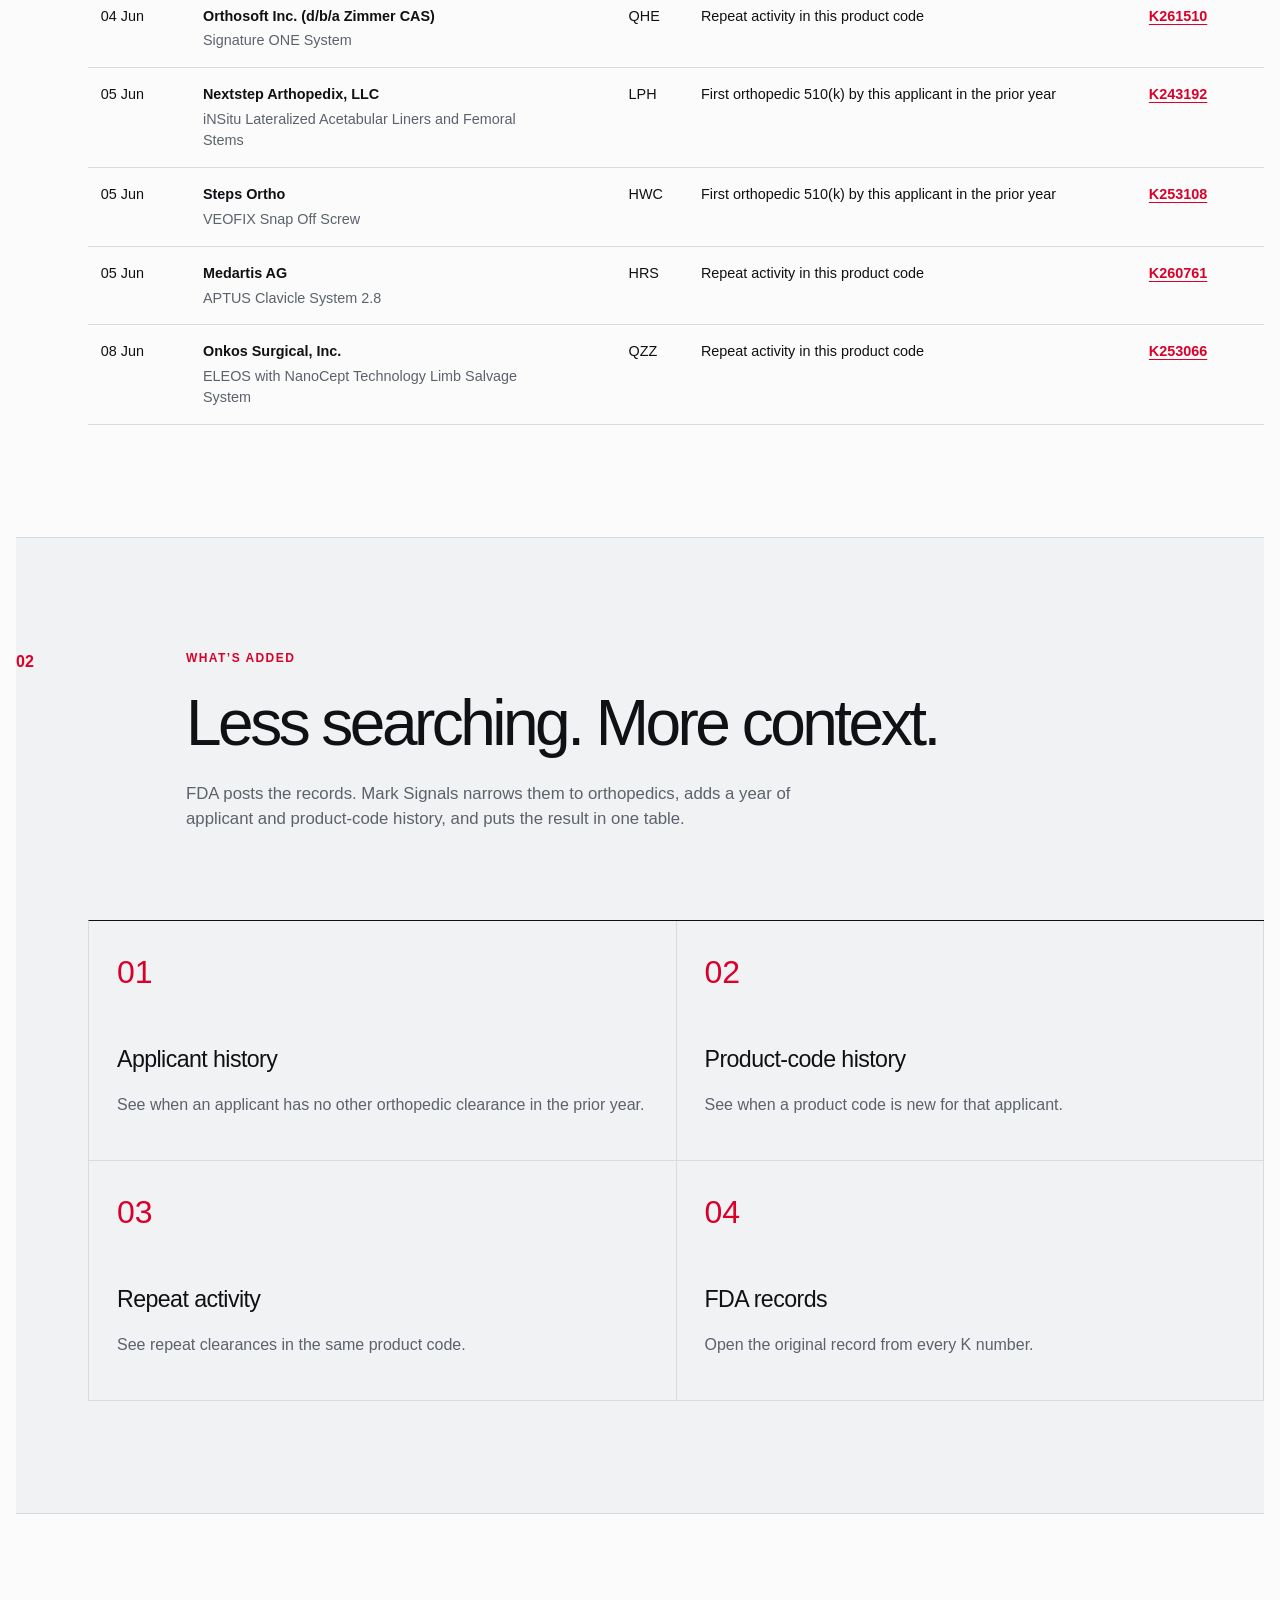
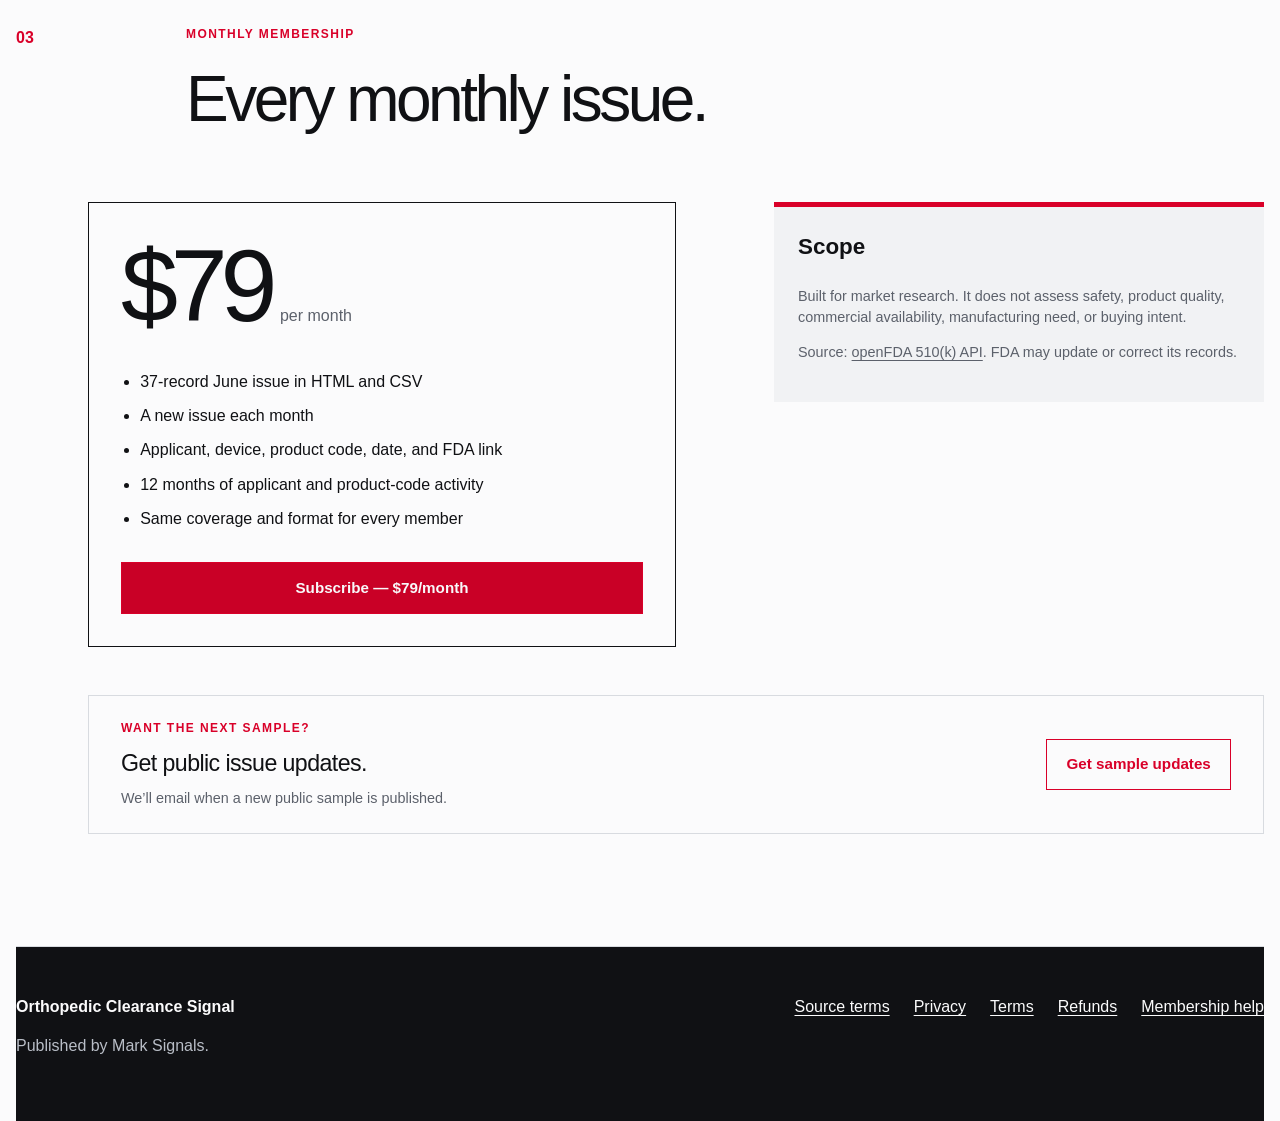
<file: orthopedic-clearance-signal/index.html>
<!doctype html>
<html lang="en">
<head>
  <meta charset="utf-8">
  <meta name="viewport" content="width=device-width, initial-scale=1">
  <meta name="description" content="A monthly list of new orthopedic and spine 510(k) clearances, with direct FDA links and 12-month activity context.">
  <meta name="robots" content="index,follow,max-image-preview:large">
  <meta property="og:title" content="Orthopedic Clearance Signal - June 2026 sample">
  <meta property="og:description" content="See the applicant, device, product code, recent activity, and original FDA record in one monthly file.">
  <meta property="og:type" content="website">
  <meta property="og:site_name" content="Mark Signals">
  <meta property="og:url" content="https://marksignals.github.io/orthopedic-clearance-signal/">
  <meta property="og:image" content="https://marksignals.github.io/assets/orthopedic-clearance-signal.png">
  <meta property="og:image:width" content="1280">
  <meta property="og:image:height" content="720">
  <meta property="og:image:alt" content="Mark Signals Orthopedic Clearance Signal">
  <meta name="twitter:card" content="summary_large_image">
  <title>Orthopedic Clearance Signal - June 2026 sample | Mark Signals</title>
  <link rel="canonical" href="https://marksignals.github.io/orthopedic-clearance-signal/">
  <link rel="icon" href="../favicon.svg" type="image/svg+xml">
  <link rel="stylesheet" href="styles.css">
  <script type="application/ld+json">
  {
    "@context": "https://schema.org",
    "@type": "Dataset",
    "name": "Orthopedic Clearance Signal — June 2026 public sample",
    "description": "Eight orthopedic FDA 510(k) clearance records with direct FDA links and 12-month applicant and product-code activity.",
    "url": "https://marksignals.github.io/orthopedic-clearance-signal/",
    "isPartOf": "https://marksignals.gumroad.com/l/orthopedic-clearance-signal",
    "creator": {
      "@type": "Organization",
      "name": "Mark Signals",
      "url": "https://marksignals.github.io/"
    },
    "isBasedOn": "https://api.fda.gov/device/510k.json",
    "temporalCoverage": "2026-06-01/2026-06-30",
    "dateModified": "2026-07-14",
    "distribution": {
      "@type": "DataDownload",
      "encodingFormat": "text/csv",
      "contentUrl": "https://marksignals.github.io/orthopedic-clearance-signal/issue-preview.csv"
    },
    "variableMeasured": [
      "FDA 510(k) number",
      "decision date",
      "applicant",
      "device name",
      "product code",
      "prior-365-day applicant activity",
      "prior-365-day product-code activity"
    ]
  }
  </script>
</head>
<body>
  <a class="skip-link" href="#main">Skip to the sample</a>
  <header class="masthead page-grid">
    <a class="wordmark" href="../">Mark Signals <span>/ Orthopedic Clearance Signal</span></a>
    <nav aria-label="Primary">
      <a href="#sample">Sample</a>
      <a href="#method">Method</a>
      <a href="#membership">Membership</a>
    </nav>
  </header>

  <main id="main">
    <section class="hero page-grid">
      <div class="issue-mark" aria-hidden="true"><span>Issue</span>06</div>
      <div class="hero-copy">
        <p class="eyebrow">June 2026 public sample</p>
        <h1>The month’s orthopedic 510(k)s, in one file.</h1>
        <p class="lede">A monthly list for orthopedic and spine teams. See the applicant, device, product code, recent activity, and original FDA record.</p>
        <div class="hero-actions">
          <a class="button primary" href="https://marksignals.gumroad.com/l/orthopedic-clearance-signal?monthly=true&amp;wanted=true&amp;referrer=https%3A%2F%2Fmarksignals.github.io%2Forthopedic-clearance-signal%2F">Get the June issue — $79/month</a>
          <a class="button secondary" href="issue-preview.csv" download>Download the 8-row sample</a>
        </div>
        <p class="microcopy">37 records in the June issue. HTML and CSV. Cancel anytime.</p>
      </div>
    </section>

    <section class="evidence-strip" aria-label="Issue evidence">
      <div><span>June issue</span><strong>37 records</strong></div>
      <div><span>Public sample</span><strong>8 records</strong></div>
      <div><span>History window</span><strong>365 days</strong></div>
      <div><span>Primary source</span><strong>FDA 510(k)</strong></div>
    </section>

    <section class="section page-grid" id="sample">
      <div class="section-index">01</div>
      <div class="section-heading">
        <p class="eyebrow">June sample</p>
        <h2>Eight records from June.</h2>
        <p>Open any K number to see the FDA record.</p>
      </div>
      <div class="table-wrap" tabindex="0" role="region" aria-label="June 2026 clearance sample table">
        <table>
          <thead>
            <tr>
              <th scope="col">Decision</th>
              <th scope="col">Applicant / device</th>
              <th scope="col">Code</th>
              <th scope="col">Prior-year signal</th>
              <th scope="col">FDA record</th>
            </tr>
          </thead>
          <tbody>
            <tr>
              <td>02 Jun</td>
              <td><strong>ZheJiang Decans Medical Devices Co., Ltd.</strong><span>TAURUS Posterior Occipital-Cervico-Thoracic Spinal Systems</span></td>
              <td>NKG</td>
              <td>New orthopedic product code for this applicant</td>
              <td><a href="https://www.accessdata.fda.gov/scripts/cdrh/cfdocs/cfpmn/pmn.cfm?ID=K253195">K253195</a></td>
            </tr>
            <tr>
              <td>02 Jun</td>
              <td><strong>Geistlich Pharma AG</strong><span>Device 300419 Strip</span></td>
              <td>MQV</td>
              <td>Repeat activity in this product code</td>
              <td><a href="https://www.accessdata.fda.gov/scripts/cdrh/cfdocs/cfpmn/pmn.cfm?ID=K260364">K260364</a></td>
            </tr>
            <tr>
              <td>02 Jun</td>
              <td><strong>Biomet Microfixation</strong><span>Pectus Blu System</span></td>
              <td>HRS</td>
              <td>First orthopedic 510(k) by this applicant in the prior year</td>
              <td><a href="https://www.accessdata.fda.gov/scripts/cdrh/cfdocs/cfpmn/pmn.cfm?ID=K261002">K261002</a></td>
            </tr>
            <tr>
              <td>04 Jun</td>
              <td><strong>Orthosoft Inc. (d/b/a Zimmer CAS)</strong><span>Signature ONE System</span></td>
              <td>QHE</td>
              <td>Repeat activity in this product code</td>
              <td><a href="https://www.accessdata.fda.gov/scripts/cdrh/cfdocs/cfpmn/pmn.cfm?ID=K261510">K261510</a></td>
            </tr>
            <tr>
              <td>05 Jun</td>
              <td><strong>Nextstep Arthopedix, LLC</strong><span>iNSitu Lateralized Acetabular Liners and Femoral Stems</span></td>
              <td>LPH</td>
              <td>First orthopedic 510(k) by this applicant in the prior year</td>
              <td><a href="https://www.accessdata.fda.gov/scripts/cdrh/cfdocs/cfpmn/pmn.cfm?ID=K243192">K243192</a></td>
            </tr>
            <tr>
              <td>05 Jun</td>
              <td><strong>Steps Ortho</strong><span>VEOFIX Snap Off Screw</span></td>
              <td>HWC</td>
              <td>First orthopedic 510(k) by this applicant in the prior year</td>
              <td><a href="https://www.accessdata.fda.gov/scripts/cdrh/cfdocs/cfpmn/pmn.cfm?ID=K253108">K253108</a></td>
            </tr>
            <tr>
              <td>05 Jun</td>
              <td><strong>Medartis AG</strong><span>APTUS Clavicle System 2.8</span></td>
              <td>HRS</td>
              <td>Repeat activity in this product code</td>
              <td><a href="https://www.accessdata.fda.gov/scripts/cdrh/cfdocs/cfpmn/pmn.cfm?ID=K260761">K260761</a></td>
            </tr>
            <tr>
              <td>08 Jun</td>
              <td><strong>Onkos Surgical, Inc.</strong><span>ELEOS with NanoCept Technology Limb Salvage System</span></td>
              <td>QZZ</td>
              <td>Repeat activity in this product code</td>
              <td><a href="https://www.accessdata.fda.gov/scripts/cdrh/cfdocs/cfpmn/pmn.cfm?ID=K253066">K253066</a></td>
            </tr>
          </tbody>
        </table>
      </div>
    </section>

    <section class="section method page-grid" id="method">
      <div class="section-index">02</div>
      <div class="section-heading">
        <p class="eyebrow">What’s added</p>
        <h2>Less searching. More context.</h2>
        <p>FDA posts the records. Mark Signals narrows them to orthopedics, adds a year of applicant and product-code history, and puts the result in one table.</p>
      </div>
      <div class="method-grid">
        <article><strong>01</strong><h3>Applicant history</h3><p>See when an applicant has no other orthopedic clearance in the prior year.</p></article>
        <article><strong>02</strong><h3>Product-code history</h3><p>See when a product code is new for that applicant.</p></article>
        <article><strong>03</strong><h3>Repeat activity</h3><p>See repeat clearances in the same product code.</p></article>
        <article><strong>04</strong><h3>FDA records</h3><p>Open the original record from every K number.</p></article>
      </div>
    </section>

    <section class="section price-section page-grid" id="membership">
      <div class="section-index">03</div>
      <div class="section-heading">
        <p class="eyebrow">Monthly membership</p>
        <h2>Every monthly issue.</h2>
      </div>
      <div class="price-card">
        <p class="price"><strong>$79</strong><span>per month</span></p>
        <ul>
          <li>37-record June issue in HTML and CSV</li>
          <li>A new issue each month</li>
          <li>Applicant, device, product code, date, and FDA link</li>
          <li>12 months of applicant and product-code activity</li>
          <li>Same coverage and format for every member</li>
        </ul>
        <a class="button primary" href="https://marksignals.gumroad.com/l/orthopedic-clearance-signal?monthly=true&amp;wanted=true&amp;referrer=https%3A%2F%2Fmarksignals.github.io%2Forthopedic-clearance-signal%2F">Subscribe — $79/month</a>
      </div>
      <aside class="scope-note">
        <h3>Scope</h3>
        <p>Built for market research. It does not assess safety, product quality, commercial availability, manufacturing need, or buying intent.</p>
        <p>Source: <a href="https://open.fda.gov/apis/device/510k/">openFDA 510(k) API</a>. FDA may update or correct its records.</p>
      </aside>
      <div class="follow-card">
        <div>
          <p class="eyebrow">Want the next sample?</p>
          <h3>Get public issue updates.</h3>
          <p>We’ll email when a new public sample is published.</p>
        </div>
        <a class="button secondary" href="https://marksignals.gumroad.com/subscribe">Get sample updates</a>
      </div>
    </section>
  </main>

  <footer class="footer page-grid">
    <div><strong>Orthopedic Clearance Signal</strong><p>Published by Mark Signals.</p></div>
    <nav aria-label="Footer">
      <a href="https://open.fda.gov/terms/">Source terms</a>
      <a href="../privacy.html">Privacy</a>
      <a href="../terms.html">Terms</a>
      <a href="../refund.html">Refunds</a>
      <a href="https://gumroad.com/help/article/278-guide-to-memberships">Membership help</a>
    </nav>
  </footer>
</body>
</html>
</file>
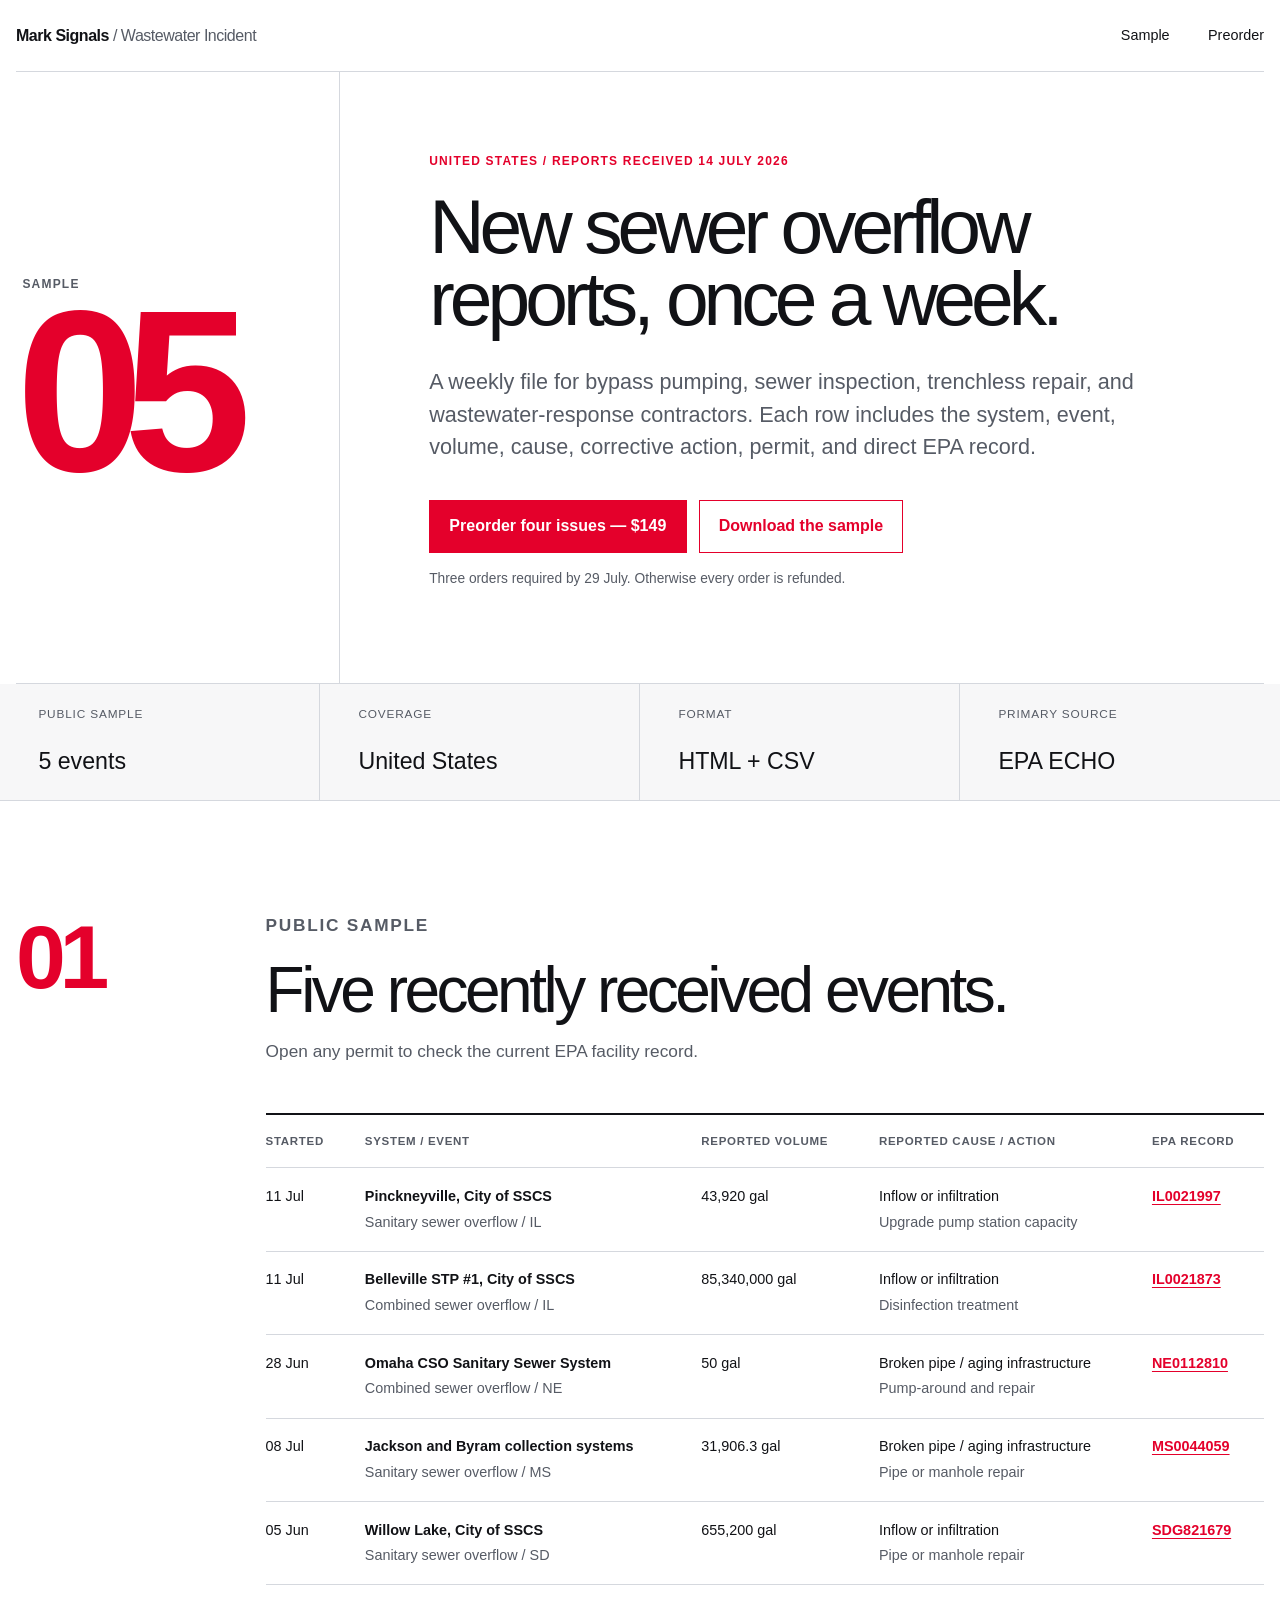
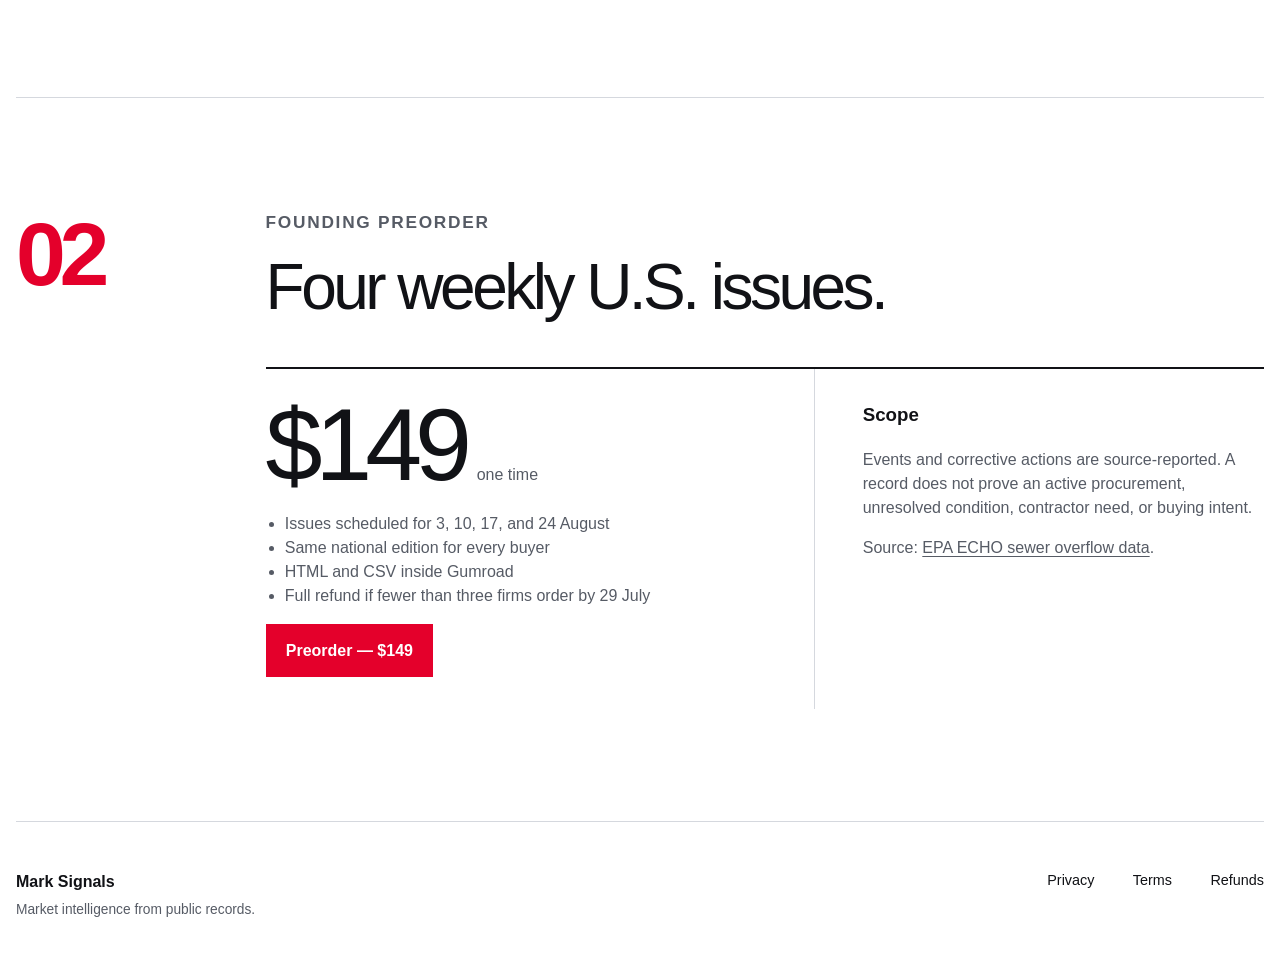
<file: wastewater-incident-signal/index.html>
<!doctype html>
<html lang="en">
<head>
  <meta charset="utf-8"><meta name="viewport" content="width=device-width, initial-scale=1">
  <meta name="description" content="Five recent U.S. sewer overflow and bypass reports with source-reported cause, response, volume, and direct EPA links.">
  <meta property="og:title" content="Wastewater Incident Signal - public sample"><meta property="og:description" content="New sewer overflow and bypass reports for response and repair contractors."><meta property="og:type" content="website"><meta property="og:url" content="https://marksignals.github.io/wastewater-incident-signal/">
  <title>Wastewater Incident Signal | Mark Signals</title><link rel="canonical" href="https://marksignals.github.io/wastewater-incident-signal/"><link rel="icon" href="../favicon.svg" type="image/svg+xml"><link rel="stylesheet" href="../assets/sample.css">
</head>
<body>
  <a class="skip-link" href="#sample">Skip to the sample</a>
  <header class="masthead shell"><a class="wordmark" href="../">Mark Signals <span>/ Wastewater Incident</span></a><nav><a href="#sample">Sample</a><a href="#offer">Preorder</a></nav></header>
  <main>
    <section class="hero shell"><div class="issue-mark" aria-hidden="true"><span>Sample</span>05</div><div class="hero-copy"><p class="eyebrow">United States / reports received 14 July 2026</p><h1>New sewer overflow reports, once a week.</h1><p class="lede">A weekly file for bypass pumping, sewer inspection, trenchless repair, and wastewater-response contractors. Each row includes the system, event, volume, cause, corrective action, permit, and direct EPA record.</p><div class="actions"><a class="button primary" href="https://marksignals.gumroad.com/l/wastewater-incident-signal?wanted=true&amp;referrer=https%3A%2F%2Fmarksignals.github.io%2Fwastewater-incident-signal%2F">Preorder four issues — $149</a><a class="button" href="sample.csv" download>Download the sample</a></div><p class="microcopy">Three orders required by 29 July. Otherwise every order is refunded.</p></div></section>
    <section class="proof-strip"><div><span>Public sample</span><strong>5 events</strong></div><div><span>Coverage</span><strong>United States</strong></div><div><span>Format</span><strong>HTML + CSV</strong></div><div><span>Primary source</span><strong>EPA ECHO</strong></div></section>
    <section class="section shell" id="sample"><div class="section-index">01</div><div class="section-body"><p class="eyebrow">Public sample</p><h2>Five recently received events.</h2><p>Open any permit to check the current EPA facility record.</p><div class="table-wrap" tabindex="0" role="region" aria-label="Wastewater incident sample"><table><thead><tr><th>Started</th><th>System / event</th><th>Reported volume</th><th>Reported cause / action</th><th>EPA record</th></tr></thead><tbody>
      <tr><td>11 Jul</td><td><strong>Pinckneyville, City of SSCS</strong><span>Sanitary sewer overflow / IL</span></td><td>43,920 gal</td><td>Inflow or infiltration<span>Upgrade pump station capacity</span></td><td><a href="https://echo.epa.gov/detailed-facility-report?fid=IL0021997">IL0021997</a></td></tr>
      <tr><td>11 Jul</td><td><strong>Belleville STP #1, City of SSCS</strong><span>Combined sewer overflow / IL</span></td><td>85,340,000 gal</td><td>Inflow or infiltration<span>Disinfection treatment</span></td><td><a href="https://echo.epa.gov/detailed-facility-report?fid=IL0021873">IL0021873</a></td></tr>
      <tr><td>28 Jun</td><td><strong>Omaha CSO Sanitary Sewer System</strong><span>Combined sewer overflow / NE</span></td><td>50 gal</td><td>Broken pipe / aging infrastructure<span>Pump-around and repair</span></td><td><a href="https://echo.epa.gov/detailed-facility-report?fid=NE0112810">NE0112810</a></td></tr>
      <tr><td>08 Jul</td><td><strong>Jackson and Byram collection systems</strong><span>Sanitary sewer overflow / MS</span></td><td>31,906.3 gal</td><td>Broken pipe / aging infrastructure<span>Pipe or manhole repair</span></td><td><a href="https://echo.epa.gov/detailed-facility-report?fid=MS0044059">MS0044059</a></td></tr>
      <tr><td>05 Jun</td><td><strong>Willow Lake, City of SSCS</strong><span>Sanitary sewer overflow / SD</span></td><td>655,200 gal</td><td>Inflow or infiltration<span>Pipe or manhole repair</span></td><td><a href="https://echo.epa.gov/detailed-facility-report?fid=SDG821679">SDG821679</a></td></tr>
    </tbody></table></div></div></section>
    <section class="section shell" id="offer"><div class="section-index">02</div><div class="section-body"><p class="eyebrow">Founding preorder</p><h2>Four weekly U.S. issues.</h2><div class="offer-grid"><div class="price-card"><p class="price"><strong>$149</strong><span>one time</span></p><ul><li>Issues scheduled for 3, 10, 17, and 24 August</li><li>Same national edition for every buyer</li><li>HTML and CSV inside Gumroad</li><li>Full refund if fewer than three firms order by 29 July</li></ul><a class="button primary" href="https://marksignals.gumroad.com/l/wastewater-incident-signal?wanted=true&amp;referrer=https%3A%2F%2Fmarksignals.github.io%2Fwastewater-incident-signal%2F">Preorder — $149</a></div><aside class="scope"><h3>Scope</h3><p>Events and corrective actions are source-reported. A record does not prove an active procurement, unresolved condition, contractor need, or buying intent.</p><p>Source: <a href="https://echo.epa.gov/tools/data-downloads/sewer-overflow-all-versions-summary">EPA ECHO sewer overflow data</a>.</p></aside></div></div></section>
  </main>
  <footer class="footer shell"><div><strong>Mark Signals</strong><p>Market intelligence from public records.</p></div><nav><a href="../privacy.html">Privacy</a><a href="../terms.html">Terms</a><a href="../refund.html">Refunds</a></nav></footer>
</body>
</html>
</file>
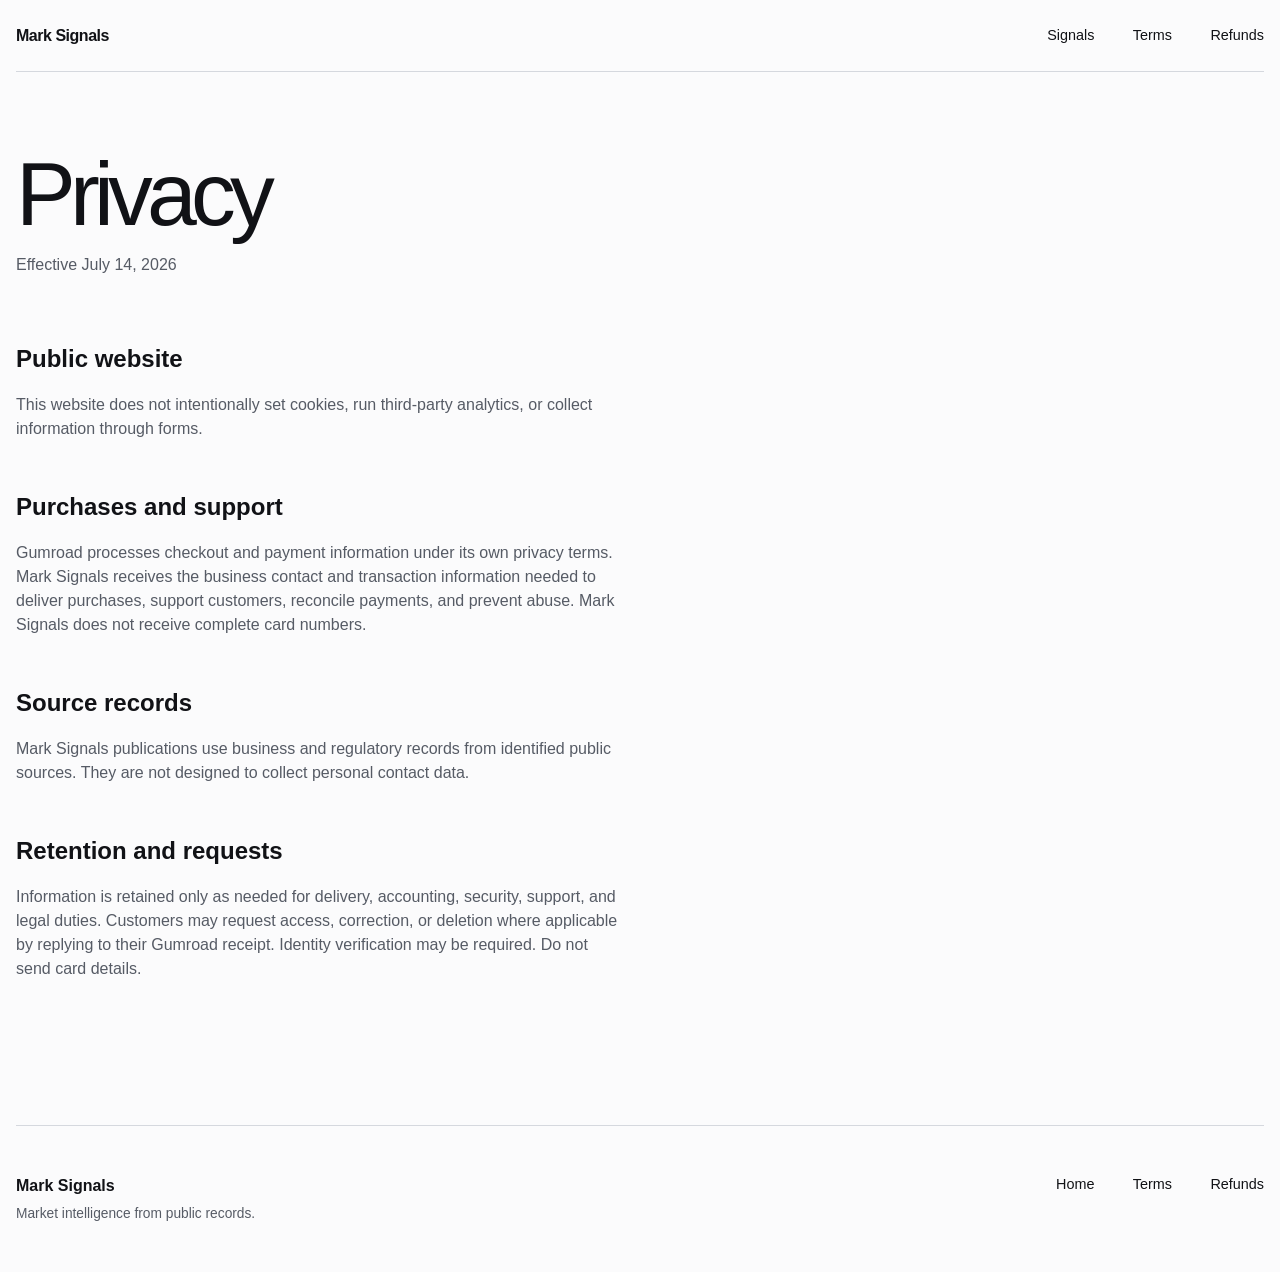
<file: privacy.html>
<!doctype html>
<html lang="en"><head><meta charset="utf-8"><meta name="viewport" content="width=device-width, initial-scale=1"><meta name="description" content="Mark Signals privacy policy."><title>Privacy | Mark Signals</title><link rel="icon" href="favicon.svg" type="image/svg+xml"><link rel="stylesheet" href="site.css"></head>
<body><a class="skip-link" href="#main">Skip to content</a><header class="masthead shell"><a class="wordmark" href="./">Mark Signals</a><nav aria-label="Primary"><a href="orthopedic-clearance-signal/">Signals</a><a href="terms.html">Terms</a><a href="refund.html">Refunds</a></nav></header>
<main id="main" class="legal-main shell"><header><h1>Privacy</h1><p class="updated">Effective July 14, 2026</p></header><div class="legal-copy">
<h2>Public website</h2><p>This website does not intentionally set cookies, run third-party analytics, or collect information through forms.</p>
<h2>Purchases and support</h2><p>Gumroad processes checkout and payment information under its own privacy terms. Mark Signals receives the business contact and transaction information needed to deliver purchases, support customers, reconcile payments, and prevent abuse. Mark Signals does not receive complete card numbers.</p>
<h2>Source records</h2><p>Mark Signals publications use business and regulatory records from identified public sources. They are not designed to collect personal contact data.</p>
<h2>Retention and requests</h2><p>Information is retained only as needed for delivery, accounting, security, support, and legal duties. Customers may request access, correction, or deletion where applicable by replying to their Gumroad receipt. Identity verification may be required. Do not send card details.</p>
</div></main><footer class="footer shell"><div><strong>Mark Signals</strong><p>Market intelligence from public records.</p></div><nav aria-label="Footer"><a href="./">Home</a><a href="terms.html">Terms</a><a href="refund.html">Refunds</a></nav></footer></body></html>
</file>
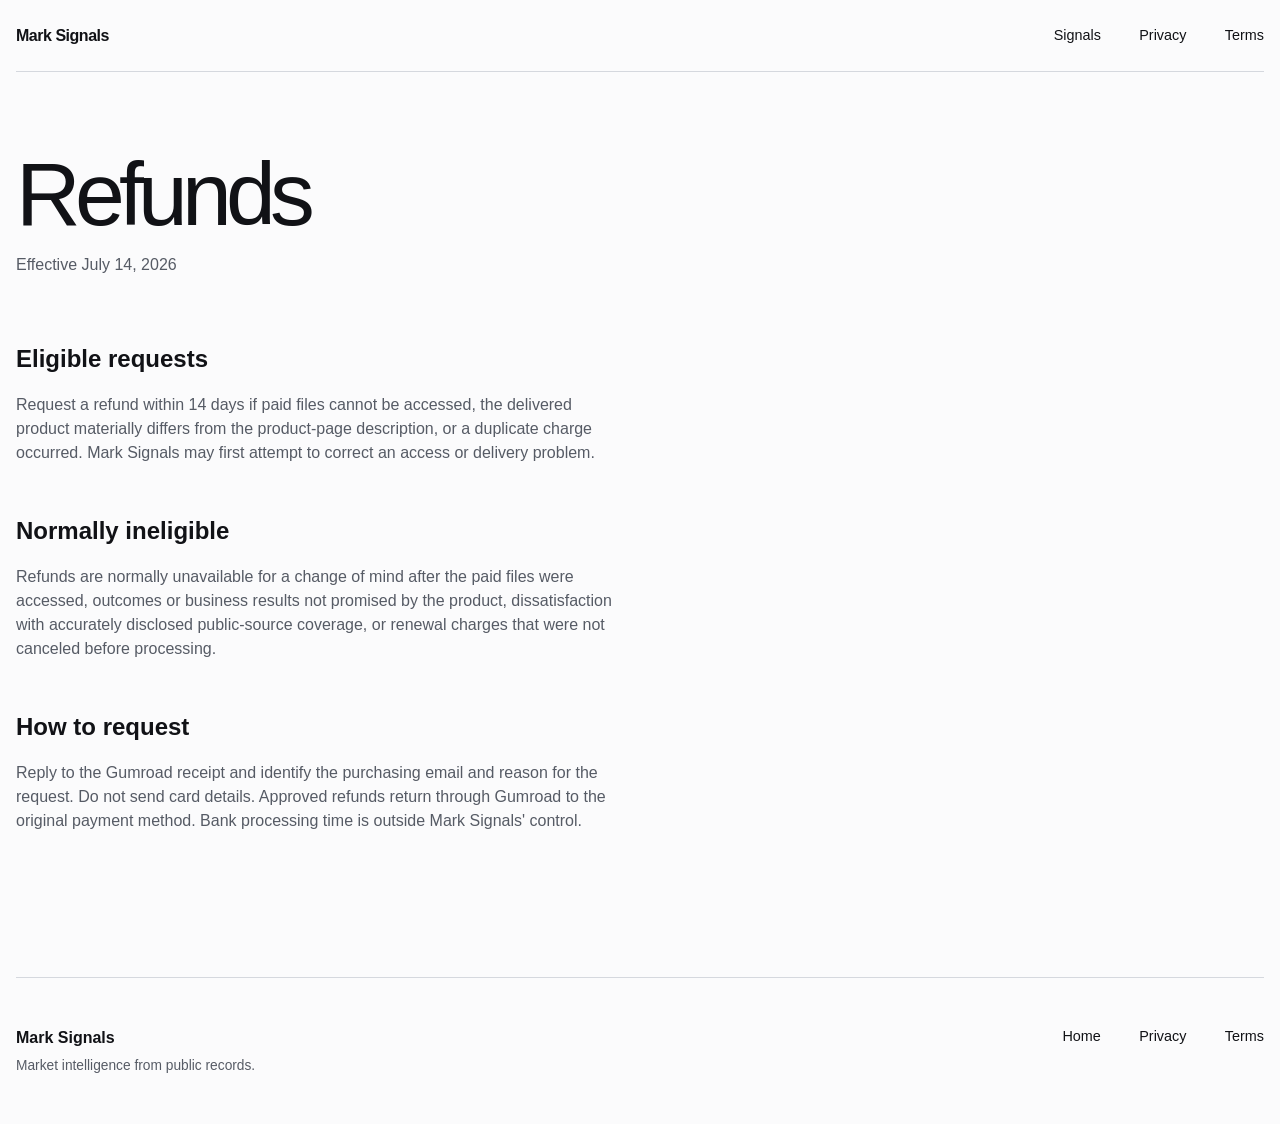
<file: refund.html>
<!doctype html>
<html lang="en"><head><meta charset="utf-8"><meta name="viewport" content="width=device-width, initial-scale=1"><meta name="description" content="Mark Signals refund policy."><title>Refunds | Mark Signals</title><link rel="icon" href="favicon.svg" type="image/svg+xml"><link rel="stylesheet" href="site.css"></head>
<body><a class="skip-link" href="#main">Skip to content</a><header class="masthead shell"><a class="wordmark" href="./">Mark Signals</a><nav aria-label="Primary"><a href="orthopedic-clearance-signal/">Signals</a><a href="privacy.html">Privacy</a><a href="terms.html">Terms</a></nav></header>
<main id="main" class="legal-main shell"><header><h1>Refunds</h1><p class="updated">Effective July 14, 2026</p></header><div class="legal-copy">
<h2>Eligible requests</h2><p>Request a refund within 14 days if paid files cannot be accessed, the delivered product materially differs from the product-page description, or a duplicate charge occurred. Mark Signals may first attempt to correct an access or delivery problem.</p>
<h2>Normally ineligible</h2><p>Refunds are normally unavailable for a change of mind after the paid files were accessed, outcomes or business results not promised by the product, dissatisfaction with accurately disclosed public-source coverage, or renewal charges that were not canceled before processing.</p>
<h2>How to request</h2><p>Reply to the Gumroad receipt and identify the purchasing email and reason for the request. Do not send card details. Approved refunds return through Gumroad to the original payment method. Bank processing time is outside Mark Signals' control.</p>
</div></main><footer class="footer shell"><div><strong>Mark Signals</strong><p>Market intelligence from public records.</p></div><nav aria-label="Footer"><a href="./">Home</a><a href="privacy.html">Privacy</a><a href="terms.html">Terms</a></nav></footer></body></html>
</file>
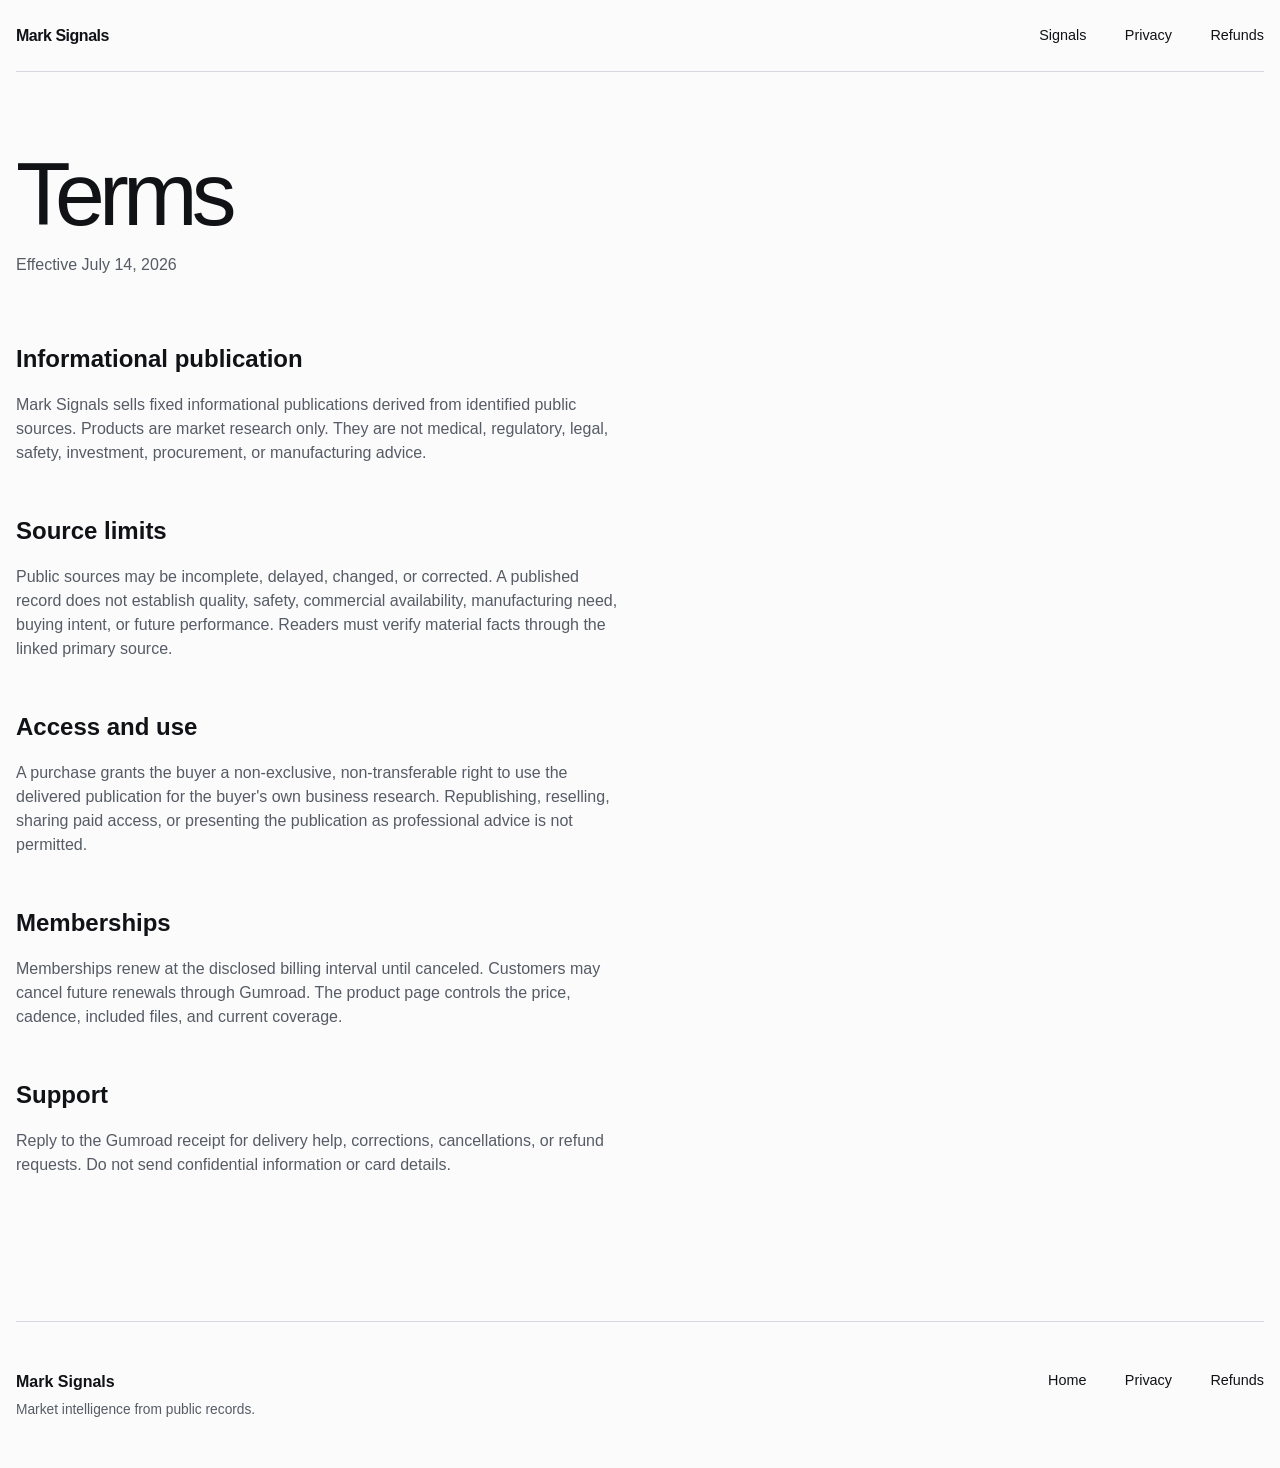
<file: terms.html>
<!doctype html>
<html lang="en"><head><meta charset="utf-8"><meta name="viewport" content="width=device-width, initial-scale=1"><meta name="description" content="Mark Signals terms of use."><title>Terms | Mark Signals</title><link rel="icon" href="favicon.svg" type="image/svg+xml"><link rel="stylesheet" href="site.css"></head>
<body><a class="skip-link" href="#main">Skip to content</a><header class="masthead shell"><a class="wordmark" href="./">Mark Signals</a><nav aria-label="Primary"><a href="orthopedic-clearance-signal/">Signals</a><a href="privacy.html">Privacy</a><a href="refund.html">Refunds</a></nav></header>
<main id="main" class="legal-main shell"><header><h1>Terms</h1><p class="updated">Effective July 14, 2026</p></header><div class="legal-copy">
<h2>Informational publication</h2><p>Mark Signals sells fixed informational publications derived from identified public sources. Products are market research only. They are not medical, regulatory, legal, safety, investment, procurement, or manufacturing advice.</p>
<h2>Source limits</h2><p>Public sources may be incomplete, delayed, changed, or corrected. A published record does not establish quality, safety, commercial availability, manufacturing need, buying intent, or future performance. Readers must verify material facts through the linked primary source.</p>
<h2>Access and use</h2><p>A purchase grants the buyer a non-exclusive, non-transferable right to use the delivered publication for the buyer's own business research. Republishing, reselling, sharing paid access, or presenting the publication as professional advice is not permitted.</p>
<h2>Memberships</h2><p>Memberships renew at the disclosed billing interval until canceled. Customers may cancel future renewals through Gumroad. The product page controls the price, cadence, included files, and current coverage.</p>
<h2>Support</h2><p>Reply to the Gumroad receipt for delivery help, corrections, cancellations, or refund requests. Do not send confidential information or card details.</p>
</div></main><footer class="footer shell"><div><strong>Mark Signals</strong><p>Market intelligence from public records.</p></div><nav aria-label="Footer"><a href="./">Home</a><a href="privacy.html">Privacy</a><a href="refund.html">Refunds</a></nav></footer></body></html>
</file>
<file: site.css>
:root {
  color-scheme: light dark;
  --paper: #fbfbfc;
  --soft: #f0f1f3;
  --ink: #111216;
  --muted: #565b65;
  --rule: #d5d8de;
  --accent: #d90029;
  --accent-strong: #ad0021;
  --max: 1280px;
  --sans: "Helvetica Neue", Helvetica, Arial, sans-serif;
}

* { box-sizing: border-box; }
html { scroll-behavior: smooth; }
body { margin: 0; background: var(--paper); color: var(--ink); font-family: var(--sans); line-height: 1.5; }
a { color: inherit; text-underline-offset: .2em; }
a:hover { color: var(--accent); }
a:focus-visible { outline: 3px solid var(--accent); outline-offset: 3px; }
.shell { width: min(calc(100% - 2rem), var(--max)); margin-inline: auto; }
.skip-link { position: fixed; top: -5rem; left: 1rem; z-index: 10; padding: .75rem 1rem; background: var(--ink); color: var(--paper); }
.skip-link:focus { top: 1rem; }
.masthead { min-height: 72px; display: flex; align-items: center; justify-content: space-between; border-bottom: 1px solid var(--rule); }
.wordmark { font-weight: 750; letter-spacing: -.03em; text-decoration: none; }
.masthead nav, .footer nav { display: flex; flex-wrap: wrap; gap: clamp(1rem, 3vw, 2.5rem); font-size: .9rem; }
.masthead nav a, .footer nav a { text-decoration: none; }
.hero { min-height: 680px; display: grid; grid-template-columns: minmax(0, 1.25fr) minmax(360px, .75fr); gap: clamp(3rem, 8vw, 8rem); align-items: center; padding-block: 5rem; }
.hero-copy { max-width: 790px; }
.eyebrow, .product-type { margin: 0 0 1.25rem; color: var(--accent); font-size: .75rem; font-weight: 750; letter-spacing: .1em; text-transform: uppercase; }
h1, h2, h3, p { max-width: 68ch; }
h1 { margin: 0; font-size: clamp(3rem, 6vw, 6.2rem); font-weight: 500; line-height: .95; letter-spacing: -.065em; }
.lede { margin: 2rem 0 0; max-width: 650px; color: var(--muted); font-size: clamp(1.08rem, 2vw, 1.35rem); }
.actions { display: flex; flex-wrap: wrap; gap: .75rem; margin-top: 2.25rem; }
.button { min-height: 50px; display: inline-flex; align-items: center; justify-content: center; border: 1px solid var(--accent); padding: .85rem 1.2rem; font-weight: 750; text-decoration: none; white-space: nowrap; }
.button.primary { background: var(--accent); color: #f8f8fa; }
.button.primary:hover { background: var(--accent-strong); color: #f8f8fa; }
.button.secondary { background: var(--paper); color: var(--accent); }
.button:active { transform: translateY(1px); }
.signal-sheet { margin: 0; border: 1px solid var(--ink); background: var(--paper); }
.signal-sheet figcaption { min-height: 94px; display: flex; flex-direction: column; justify-content: space-between; padding: 1.25rem; border-bottom: 3px solid var(--accent); }
.signal-sheet figcaption span { color: var(--muted); font-size: .78rem; }
.signal-sheet figcaption strong { font-size: 1.55rem; font-weight: 500; }
.signal-row { display: grid; grid-template-columns: 64px 1fr auto; gap: 1rem; align-items: center; min-height: 76px; padding: 1rem 1.25rem; border-bottom: 1px solid var(--rule); font-size: .86rem; }
.signal-row span { color: var(--muted); font-variant-numeric: tabular-nums; }
.signal-row strong { font-weight: 650; }
.signal-row a { color: var(--accent); font-weight: 750; }
.signal-sheet > p { margin: 0; padding: 1rem 1.25rem; color: var(--muted); font-size: .78rem; }
.proof-strip { display: grid; grid-template-columns: repeat(4, 1fr); border-block: 1px solid var(--rule); background: var(--soft); }
.proof-strip div { min-height: 122px; display: flex; flex-direction: column; justify-content: space-between; padding: 1.4rem clamp(1rem, 3vw, 2.5rem); border-right: 1px solid var(--rule); }
.proof-strip div:last-child { border-right: 0; }
.proof-strip span { color: var(--muted); font-size: .74rem; letter-spacing: .07em; text-transform: uppercase; }
.proof-strip strong { font-size: clamp(1.1rem, 2vw, 1.55rem); font-weight: 500; }
.section { padding-block: 7rem; }
.section + .section { border-top: 1px solid var(--rule); }
.section-copy { max-width: 780px; }
.section-copy h2 { margin: 0; font-size: clamp(2.5rem, 5vw, 5rem); font-weight: 500; line-height: .98; letter-spacing: -.055em; }
.section-copy p { margin: 1.5rem 0 0; color: var(--muted); font-size: 1.08rem; }
.product-feature { margin-top: 4rem; display: grid; grid-template-columns: 1.3fr .8fr auto; gap: 3rem; align-items: end; padding: 2rem 0; border-top: 2px solid var(--ink); border-bottom: 1px solid var(--rule); }
.product-feature h3 { margin: 0; font-size: clamp(2rem, 3.5vw, 3.6rem); font-weight: 500; letter-spacing: -.045em; }
.product-feature > div > p:last-child { color: var(--muted); }
.product-feature dl { margin: 0; display: grid; gap: 1rem; }
.product-feature dl div { display: grid; grid-template-columns: 110px 1fr; gap: 1rem; }
.product-feature dt { color: var(--muted); font-size: .82rem; }
.product-feature dd { margin: 0; font-weight: 650; }
.text-link { color: var(--accent); font-weight: 750; white-space: nowrap; }
.standard { display: grid; grid-template-columns: .85fr 1.15fr; gap: clamp(3rem, 8vw, 8rem); }
.standard-grid { display: grid; grid-template-columns: repeat(2, 1fr); border-top: 2px solid var(--ink); }
.standard-grid article { min-height: 200px; padding: 1.5rem 1.5rem 1.5rem 0; border-bottom: 1px solid var(--rule); }
.standard-grid article:nth-child(odd) { padding-right: 2rem; }
.standard-grid article:nth-child(even) { padding-left: 2rem; border-left: 1px solid var(--rule); }
.standard-grid h3 { margin: 0; font-size: 1.25rem; }
.standard-grid p { color: var(--muted); }
.footer { display: flex; justify-content: space-between; gap: 3rem; padding-block: 3rem; border-top: 1px solid var(--rule); }
.footer p { margin: .35rem 0 0; color: var(--muted); font-size: .86rem; }

.legal-main { padding-block: 5rem 8rem; }
.legal-main header { max-width: 760px; margin-bottom: 4rem; }
.legal-main h1 { font-size: clamp(3rem, 7vw, 6rem); }
.legal-main .updated { color: var(--muted); }
.legal-copy { max-width: 780px; }
.legal-copy h2 { margin: 3rem 0 .75rem; font-size: 1.5rem; }
.legal-copy p, .legal-copy li { color: var(--muted); }

@media (prefers-color-scheme: dark) {
  :root {
    --paper: #111216;
    --soft: #1a1c21;
    --ink: #f3f4f6;
    --muted: #b8bdc7;
    --rule: #363a43;
    --accent: #ff4667;
    --accent-strong: #d90029;
  }
}

@media (max-width: 820px) {
  .masthead { align-items: flex-start; flex-direction: column; justify-content: center; gap: .6rem; padding-block: 1rem; }
  .hero { min-height: auto; grid-template-columns: 1fr; gap: 3rem; padding-block: 4rem; }
  h1 { font-size: clamp(3rem, 14vw, 5rem); }
  .proof-strip { grid-template-columns: repeat(2, 1fr); }
  .proof-strip div:nth-child(2) { border-right: 0; }
  .product-feature { grid-template-columns: 1fr; gap: 2rem; align-items: start; }
  .standard { grid-template-columns: 1fr; }
  .standard-grid { grid-template-columns: 1fr; }
  .standard-grid article:nth-child(even) { padding-left: 0; border-left: 0; }
  .footer { flex-direction: column; }
}

@media (max-width: 520px) {
  .masthead nav { gap: .9rem; font-size: .82rem; }
  .actions .button { width: 100%; }
  .signal-row { grid-template-columns: 54px 1fr; }
  .signal-row a { grid-column: 2; }
  .proof-strip { grid-template-columns: 1fr; }
  .proof-strip div { border-right: 0; }
}

@media (prefers-reduced-motion: reduce) {
  html { scroll-behavior: auto; }
}
</file>
<file: assets/sample.css>
:root {
  color-scheme: light;
  --paper: #ffffff;
  --soft: #f7f7f8;
  --ink: #111216;
  --muted: #565b65;
  --rule: #d5d8de;
  --red: #e4002b;
  --max: 1280px;
  --sans: "Helvetica Neue", Helvetica, Arial, sans-serif;
}

* { box-sizing: border-box; }
html { scroll-behavior: smooth; }
body { margin: 0; background: var(--paper); color: var(--ink); font-family: var(--sans); line-height: 1.5; }
a { color: inherit; text-underline-offset: .2em; }
a:hover { color: var(--red); }
a:focus-visible { outline: 3px solid var(--red); outline-offset: 3px; }
.shell { width: min(calc(100% - 2rem), var(--max)); margin-inline: auto; }
.skip-link { position: fixed; top: -5rem; left: 1rem; z-index: 10; padding: .75rem 1rem; background: var(--ink); color: #fff; }
.skip-link:focus { top: 1rem; }
.masthead { min-height: 72px; display: flex; align-items: center; justify-content: space-between; border-bottom: 1px solid var(--rule); }
.wordmark { font-weight: 750; letter-spacing: -.03em; text-decoration: none; }
.wordmark span { color: var(--muted); font-weight: 500; }
.masthead nav, .footer nav { display: flex; flex-wrap: wrap; gap: clamp(1rem, 3vw, 2.5rem); font-size: .9rem; }
.masthead nav a, .footer nav a { text-decoration: none; }
.hero { min-height: 610px; display: grid; grid-template-columns: minmax(180px, .35fr) minmax(0, 1fr); border-bottom: 1px solid var(--rule); }
.issue-mark { display: flex; flex-direction: column; justify-content: center; border-right: 1px solid var(--rule); color: var(--red); font-size: clamp(7rem, 18vw, 17rem); font-weight: 650; line-height: .72; letter-spacing: -.09em; font-variant-numeric: tabular-nums; }
.issue-mark span { margin: 0 0 1.25rem .4rem; color: var(--muted); font-size: .75rem; letter-spacing: .1em; text-transform: uppercase; }
.hero-copy { align-self: center; max-width: 890px; padding: 5rem clamp(2rem, 7vw, 7rem); }
.eyebrow { margin: 0 0 1.25rem; color: var(--red); font-size: .75rem; font-weight: 750; letter-spacing: .1em; text-transform: uppercase; }
h1, h2, h3, p { max-width: 70ch; }
h1 { margin: 0; font-size: clamp(3rem, 6vw, 6.4rem); font-weight: 500; line-height: .94; letter-spacing: -.065em; }
.lede { margin: 2rem 0 0; color: var(--muted); font-size: clamp(1.08rem, 2vw, 1.35rem); }
.actions { display: flex; flex-wrap: wrap; gap: .75rem; margin-top: 2.25rem; }
.button { min-height: 50px; display: inline-flex; align-items: center; justify-content: center; border: 1px solid var(--red); padding: .85rem 1.2rem; color: var(--red); font-weight: 750; text-decoration: none; }
.button.primary { background: var(--red); color: #fff; }
.button.primary:hover { background: #bd0024; color: #fff; }
.microcopy { margin-top: 1rem; color: var(--muted); font-size: .86rem; }
.proof-strip { display: grid; grid-template-columns: repeat(4, 1fr); background: var(--soft); border-bottom: 1px solid var(--rule); }
.proof-strip div { min-height: 116px; display: flex; flex-direction: column; justify-content: space-between; padding: 1.35rem clamp(1rem, 3vw, 2.5rem); border-right: 1px solid var(--rule); }
.proof-strip div:last-child { border-right: 0; }
.proof-strip span { color: var(--muted); font-size: .74rem; letter-spacing: .07em; text-transform: uppercase; }
.proof-strip strong { font-size: clamp(1.05rem, 2vw, 1.45rem); font-weight: 500; }
.section { display: grid; grid-template-columns: minmax(120px, .25fr) minmax(0, 1fr); padding-block: 7rem; border-bottom: 1px solid var(--rule); }
.section-index { color: var(--red); font-size: clamp(3rem, 7vw, 6.5rem); font-weight: 650; line-height: 1; letter-spacing: -.07em; }
.section-body h2 { margin: 0; font-size: clamp(2.5rem, 5vw, 5rem); font-weight: 500; line-height: .98; letter-spacing: -.055em; }
.section-body > p { color: var(--muted); font-size: 1.08rem; }
.table-wrap { margin-top: 3rem; overflow-x: auto; border-top: 2px solid var(--ink); }
table { width: 100%; min-width: 880px; border-collapse: collapse; font-size: .9rem; }
th { color: var(--muted); font-size: .72rem; letter-spacing: .06em; text-align: left; text-transform: uppercase; }
th, td { padding: 1.1rem 1rem; border-bottom: 1px solid var(--rule); vertical-align: top; }
th:first-child, td:first-child { padding-left: 0; }
td strong { display: block; font-weight: 700; }
td span { display: block; margin-top: .25rem; color: var(--muted); }
td a { color: var(--red); font-weight: 750; }
.offer-grid { margin-top: 3rem; display: grid; grid-template-columns: minmax(0, 1.1fr) minmax(260px, .9fr); border-top: 2px solid var(--ink); }
.price-card, .scope { padding: 2rem 0; }
.price-card { padding-right: 3rem; border-right: 1px solid var(--rule); }
.scope { padding-left: 3rem; }
.price { margin: 0 0 1.5rem; }
.price strong { font-size: clamp(3.8rem, 8vw, 7rem); font-weight: 500; line-height: .85; letter-spacing: -.07em; }
.price span { margin-left: .75rem; color: var(--muted); }
.price-card ul { padding-left: 1.2rem; color: var(--muted); }
.scope h3 { margin-top: 0; }
.scope p { color: var(--muted); }
.footer { display: flex; justify-content: space-between; gap: 3rem; padding-block: 3rem; }
.footer p { margin: .35rem 0 0; color: var(--muted); font-size: .86rem; }

@media (max-width: 820px) {
  .masthead { align-items: flex-start; flex-direction: column; justify-content: center; gap: .6rem; padding-block: 1rem; }
  .hero { min-height: auto; grid-template-columns: 1fr; }
  .issue-mark { min-height: 180px; border-right: 0; border-bottom: 1px solid var(--rule); font-size: 9rem; }
  .hero-copy { padding: 4rem 0; }
  .proof-strip { grid-template-columns: repeat(2, 1fr); }
  .proof-strip div:nth-child(2) { border-right: 0; }
  .section { grid-template-columns: 1fr; gap: 2rem; padding-block: 5rem; }
  .offer-grid { grid-template-columns: 1fr; }
  .price-card { padding-right: 0; border-right: 0; border-bottom: 1px solid var(--rule); }
  .scope { padding-left: 0; }
  .footer { flex-direction: column; }
}

@media (max-width: 520px) {
  .actions .button { width: 100%; }
  .proof-strip { grid-template-columns: 1fr; }
  .proof-strip div { border-right: 0; }
}

@media (prefers-reduced-motion: reduce) { html { scroll-behavior: auto; } }
</file>
<file: orthopedic-clearance-signal/styles.css>
:root {
  color-scheme: light dark;
  --paper: #fbfbfc;
  --soft: #f1f2f4;
  --ink: #101114;
  --muted: #5c616b;
  --rule: #d8dbe0;
  --red: #d90029;
  --cta: #c90026;
  --cta-hover: #a80020;
  --max: 1280px;
  --sans: "Helvetica Neue", Helvetica, Arial, sans-serif;
}

* { box-sizing: border-box; }
html { scroll-behavior: smooth; }
body { margin: 0; background: var(--paper); color: var(--ink); font-family: var(--sans); line-height: 1.45; }
a { color: inherit; text-underline-offset: .2em; }
a:hover { color: var(--red); }
a:focus-visible { outline: 3px solid var(--red); outline-offset: 3px; }
.skip-link { position: fixed; left: 1rem; top: -5rem; z-index: 10; background: var(--ink); color: var(--paper); padding: .75rem 1rem; }
.skip-link:focus { top: 1rem; }
.page-grid { width: min(calc(100% - 2rem), var(--max)); margin-inline: auto; display: grid; grid-template-columns: 72px repeat(12, minmax(0, 1fr)); }
.masthead { min-height: 76px; align-items: center; border-bottom: 1px solid var(--rule); }
.wordmark { grid-column: 1 / 8; font-weight: 700; text-decoration: none; letter-spacing: -.02em; }
.wordmark span { color: var(--muted); font-weight: 500; }
.masthead nav { grid-column: 9 / -1; display: flex; justify-content: flex-end; gap: clamp(1rem, 3vw, 2.5rem); font-size: .9rem; }
.hero { min-height: 720px; align-items: center; padding-block: 5rem; }
.issue-mark { grid-column: 1 / 3; align-self: stretch; display: flex; flex-direction: column; justify-content: space-between; border-right: 1px solid var(--rule); color: var(--red); font-size: clamp(5rem, 11vw, 11rem); font-weight: 500; line-height: .8; letter-spacing: -.08em; font-variant-numeric: tabular-nums; }
.issue-mark span { padding-top: .35rem; color: var(--ink); font-size: .72rem; font-weight: 700; letter-spacing: .12em; text-transform: uppercase; }
.hero-copy { grid-column: 4 / -1; padding-left: clamp(1rem, 4vw, 4rem); }
.eyebrow { margin: 0 0 1.5rem; color: var(--red); font-size: .75rem; font-weight: 700; letter-spacing: .12em; text-transform: uppercase; }
h1, h2, h3, p { max-width: 72ch; }
h1 { margin: 0; font-size: clamp(3.2rem, 7.3vw, 7rem); font-weight: 500; line-height: .92; letter-spacing: -.065em; }
.lede { margin: 2.5rem 0 0; max-width: 820px; color: var(--muted); font-size: clamp(1.1rem, 2vw, 1.45rem); }
.hero-actions { display: flex; flex-wrap: wrap; gap: .75rem; margin-top: 2.5rem; }
.button { display: inline-flex; min-height: 50px; align-items: center; justify-content: center; border: 1px solid var(--red); padding: .85rem 1.2rem; font-size: .95rem; font-weight: 700; text-decoration: none; }
.button.primary { background: var(--cta); color: #f8f8fa; }
.button.primary:hover { background: var(--cta-hover); color: #f8f8fa; }
.button:active { transform: translateY(1px); }
.button.secondary { color: var(--red); background: var(--paper); }
.microcopy { margin-top: 1rem; color: var(--muted); font-size: .82rem; }
.evidence-strip { display: grid; grid-template-columns: repeat(4, 1fr); border-block: 1px solid var(--rule); background: var(--soft); }
.evidence-strip div { min-height: 126px; padding: 1.5rem clamp(1rem, 3vw, 2.5rem); border-right: 1px solid var(--rule); display: flex; flex-direction: column; justify-content: space-between; }
.evidence-strip div:last-child { border-right: 0; }
.evidence-strip span { color: var(--muted); font-size: .75rem; text-transform: uppercase; letter-spacing: .08em; }
.evidence-strip strong { font-size: clamp(1.2rem, 2vw, 1.7rem); font-weight: 500; }
.section { padding-block: 7rem; border-bottom: 1px solid var(--rule); gap: 2rem 0; }
.section-index { grid-column: 1; align-self: start; color: var(--red); font-weight: 700; font-variant-numeric: tabular-nums; }
.section-heading { grid-column: 3 / 11; }
.section-heading h2 { margin: 0; font-size: clamp(2.4rem, 5vw, 5rem); font-weight: 500; line-height: .98; letter-spacing: -.055em; }
.section-heading > p:last-child { margin-top: 1.75rem; color: var(--muted); font-size: 1.05rem; }
.table-wrap { grid-column: 2 / -1; margin-top: 2.5rem; overflow-x: auto; border-top: 2px solid var(--ink); }
table { width: 100%; min-width: 920px; border-collapse: collapse; font-size: .9rem; }
th, td { padding: 1rem .8rem; border-bottom: 1px solid var(--rule); text-align: left; vertical-align: top; }
th { color: var(--muted); font-size: .7rem; letter-spacing: .08em; text-transform: uppercase; }
td:first-child, td:nth-child(3), td:last-child { font-variant-numeric: tabular-nums; white-space: nowrap; }
td strong, td span { display: block; }
td span { margin-top: .25rem; max-width: 42ch; color: var(--muted); }
td a { color: var(--red); font-weight: 700; }
.method { background: var(--soft); }
.method-grid { grid-column: 2 / -1; display: grid; grid-template-columns: repeat(2, 1fr); margin-top: 2.5rem; border-top: 1px solid var(--ink); border-left: 1px solid var(--rule); }
.method-grid article { min-height: 220px; padding: 1.75rem; border-right: 1px solid var(--rule); border-bottom: 1px solid var(--rule); }
.method-grid article > strong { color: var(--red); font-size: 2rem; font-weight: 500; }
.method-grid h3 { margin: 3rem 0 .75rem; font-size: 1.45rem; font-weight: 500; letter-spacing: -.025em; }
.method-grid p { color: var(--muted); }
.price-card { grid-column: 2 / 8; margin-top: 2.5rem; padding: 2rem; border: 1px solid var(--ink); }
.price { display: flex; align-items: baseline; gap: .6rem; margin: 0 0 2rem; }
.price strong { font-size: clamp(4rem, 8vw, 7rem); font-weight: 500; line-height: 1; letter-spacing: -.07em; }
.price span { color: var(--muted); }
.price-card ul { margin: 2rem 0; padding-left: 1.2rem; }
.price-card li { margin-bottom: .7rem; }
.price-card .button { width: 100%; }
.scope-note { grid-column: 9 / -1; align-self: start; margin-top: 2.5rem; padding: 1.5rem; border-top: 5px solid var(--red); background: var(--soft); }
.scope-note h3 { margin-top: 0; font-size: 1.4rem; }
.scope-note p { color: var(--muted); font-size: .9rem; }
.follow-card { grid-column: 2 / -1; margin-top: 1rem; padding: 1.5rem 2rem; border: 1px solid var(--rule); display: flex; align-items: center; justify-content: space-between; gap: 2rem; }
.follow-card .eyebrow { margin-bottom: .6rem; }
.follow-card h3 { margin: 0; font-size: 1.45rem; font-weight: 500; letter-spacing: -.025em; }
.follow-card p:last-child { margin: .5rem 0 0; color: var(--muted); font-size: .9rem; }
.follow-card .button { flex: 0 0 auto; }
.footer { padding-block: 3rem; gap: 2rem; background: var(--ink); color: var(--paper); }
.footer > div { grid-column: 1 / 7; }
.footer > nav { grid-column: 8 / -1; display: flex; flex-wrap: wrap; justify-content: flex-end; gap: 1.5rem; }
.footer p { color: #b9bec7; }

@media (max-width: 760px) {
  .page-grid { grid-template-columns: 36px repeat(5, minmax(0, 1fr)); }
  .masthead { padding-block: 1rem; }
  .wordmark { grid-column: 1 / -1; }
  .masthead nav { grid-column: 1 / -1; justify-content: flex-start; margin-top: .75rem; }
  .hero { min-height: auto; }
  .issue-mark { grid-column: 1 / -1; min-height: 160px; flex-direction: row; border-right: 0; border-bottom: 1px solid var(--rule); }
  .hero-copy { grid-column: 1 / -1; padding: 3rem 0 0; }
  h1 { font-size: clamp(3rem, 15vw, 5rem); }
  .evidence-strip { grid-template-columns: repeat(2, 1fr); }
  .evidence-strip div:nth-child(2) { border-right: 0; }
  .section-index { grid-column: 1; }
  .section-heading, .table-wrap, .method-grid, .price-card, .scope-note, .follow-card { grid-column: 1 / -1; }
  .method-grid { grid-template-columns: 1fr; }
  .scope-note { margin-top: 1rem; }
  .follow-card { align-items: stretch; flex-direction: column; padding: 1.25rem; }
  .follow-card .button { width: 100%; }
  .footer > div, .footer > nav { grid-column: 1 / -1; justify-content: flex-start; }
}

@media (prefers-reduced-motion: reduce) {
  html { scroll-behavior: auto; }
}

@media (prefers-color-scheme: dark) {
  :root {
    --paper: #111216;
    --soft: #1a1c21;
    --ink: #f3f4f6;
    --muted: #b8bdc7;
    --rule: #363a43;
    --red: #ff4667;
    --cta: #c90026;
    --cta-hover: #a80020;
  }
}
</file>
